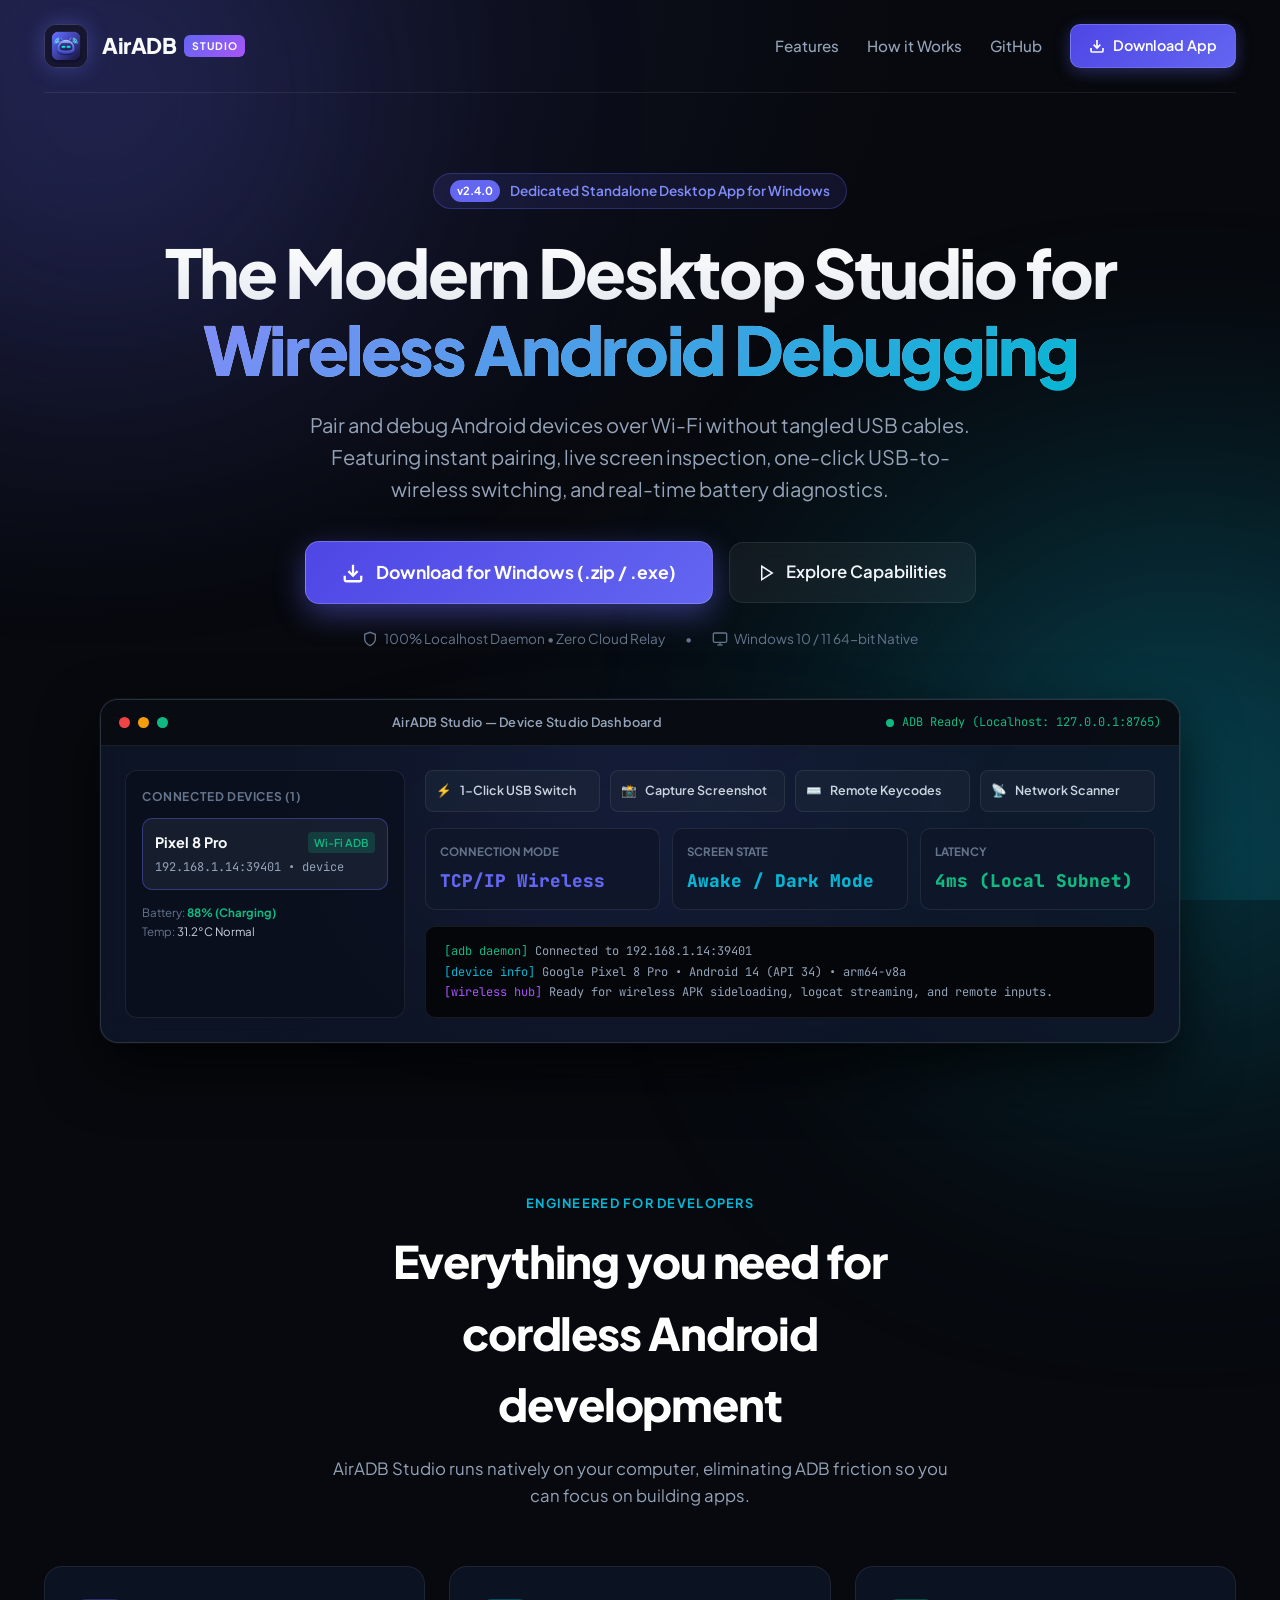
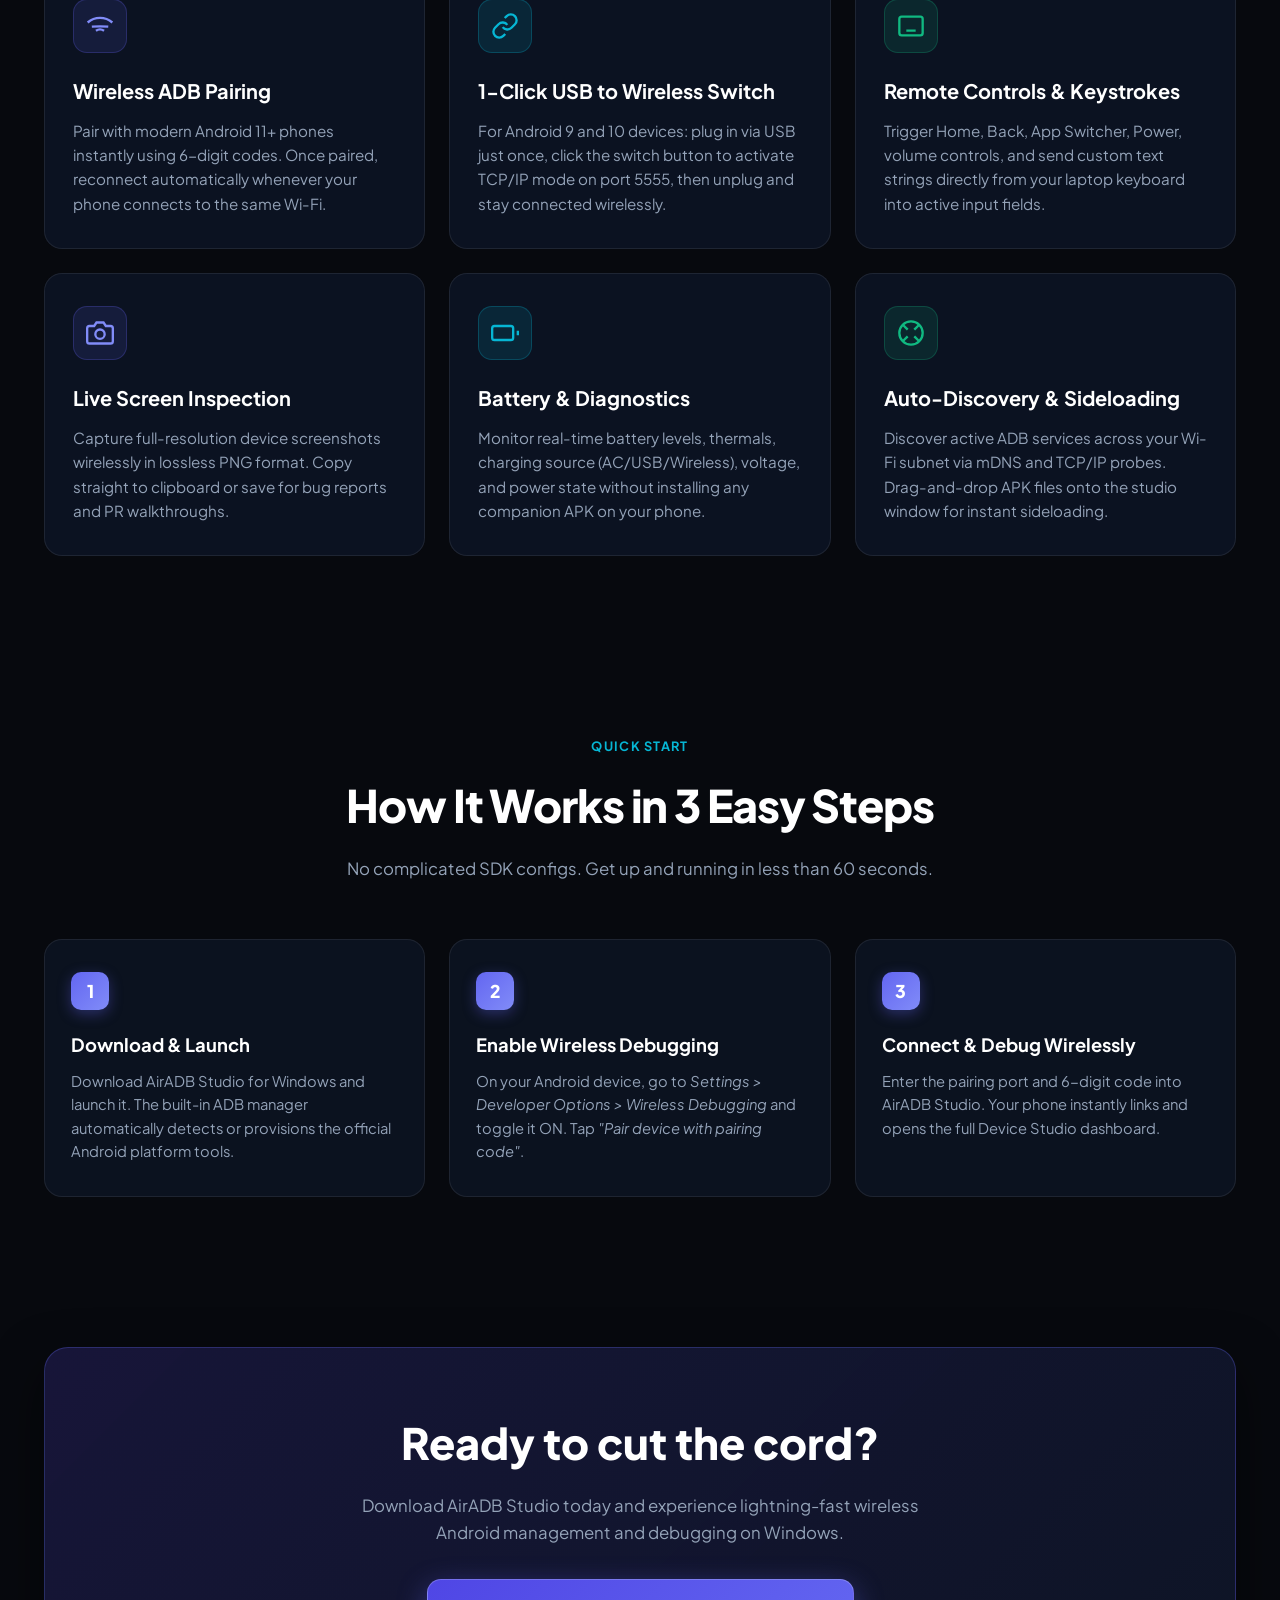
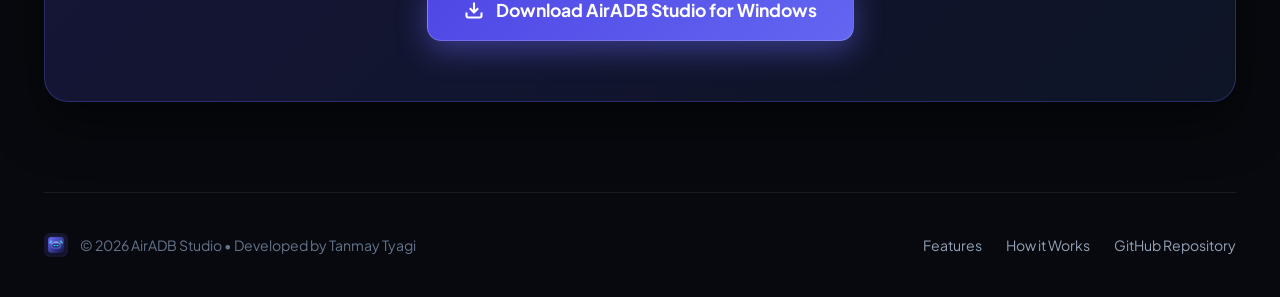
<file: public/index.html>
<!DOCTYPE html>
<html lang="en">
<head>
  <meta charset="UTF-8">
  <meta name="viewport" content="width=device-width, initial-scale=1.0">
  <title>AirADB Studio — Standalone Wireless Android Debugging for Desktop</title>
  <meta name="description" content="AirADB Studio is a modern standalone desktop app for Windows that effortlessly pairs, connects, manages, and debugs your Android devices completely wire-free with ADB.">
  <meta name="theme-color" content="#07090e">

  <!-- Icons -->
  <link rel="icon" type="image/jpeg" href="icon.jpg">
  <link rel="apple-touch-icon" href="icon.jpg">

  <!-- Typography -->
  <link rel="preconnect" href="https://fonts.googleapis.com">
  <link rel="preconnect" href="https://fonts.gstatic.com" crossorigin>
  <link href="https://fonts.googleapis.com/css2?family=Plus+Jakarta+Sans:wght@300;400;500;600;700;800&family=JetBrains+Mono:wght@400;500;600&display=swap" rel="stylesheet">
  
  <link rel="stylesheet" href="landing.css">

  <!-- Desktop App Wrapper Detection & Auto-Forwarding -->
  <script>
    (function() {
      // Check for desktop wrappers, URL query/hash params, and local desktop execution
      var urlParams = new URLSearchParams(window.location.search);
      var isDesktopParam = urlParams.get('app') === 'true' || 
                           urlParams.get('desktop') === '1' || 
                           urlParams.get('view') === 'app' || 
                           urlParams.get('view') === 'dashboard' || 
                           urlParams.get('mode') === 'desktop' || 
                           window.location.hash === '#/app' || 
                           window.location.hash === '#/dashboard' || 
                           window.location.pathname.startsWith('/dashboard');

      var isDesktopWrapper = window.isDesktopApp === true || 
                             typeof window.electron !== 'undefined' || 
                             typeof window.__TAURI__ !== 'undefined' || 
                             typeof window.pywebview !== 'undefined';

      var isLocalhost = (window.location.hostname === '127.0.0.1' || window.location.hostname === 'localhost') && 
                        (window.location.port === '8765');

      if (isDesktopParam || isDesktopWrapper) {
        window.location.replace('/app.html');
        return;
      }

      // If loaded over local desktop daemon port on localhost, verify with backend and auto-switch
      if (isLocalhost) {
        fetch('/api/status')
          .then(function(res) { return res.json(); })
          .then(function(data) {
            if (data && data.is_desktop) {
              window.location.replace('/app.html');
            }
          })
          .catch(function() {});
      }
    })();
  </script>
</head>
<body class="landing-page">
  <!-- Dynamic Glow FX -->
  <div class="ambient-glow glow-top-left"></div>
  <div class="ambient-glow glow-bottom-right"></div>

  <div class="lp-wrapper">
    <!-- Navigation Header -->
    <header class="lp-navbar">
      <a href="/" class="lp-brand">
        <img src="icon.jpg" alt="AirADB Studio Logo" class="lp-brand-logo">
        <div class="lp-brand-name">
          AirADB <span class="badge-tag">Studio</span>
        </div>
      </a>

      <nav class="lp-nav-links">
        <a href="#features" class="lp-nav-link">Features</a>
        <a href="#how-it-works" class="lp-nav-link">How it Works</a>
        <a href="https://github.com/tanmay4tyagi/airadb" target="_blank" rel="noopener noreferrer" class="lp-nav-link">GitHub</a>
        <a href="/downloads/AirADB-Studio-Windows.zip" class="lp-nav-cta" download>
          <svg width="16" height="16" viewBox="0 0 24 24" fill="none" stroke="currentColor" stroke-width="2.5">
            <path d="M21 15v4a2 2 0 0 1-2 2H5a2 2 0 0 1-2-2v-4"></path>
            <polyline points="7 10 12 15 17 10"></polyline>
            <line x1="12" y1="15" x2="12" y2="3"></line>
          </svg>
          <span>Download App</span>
        </a>
      </nav>
    </header>

    <!-- Hero Section -->
    <section class="lp-hero">
      <div class="hero-pill">
        <span class="hero-pill-badge">v2.4.0</span>
        <span>Dedicated Standalone Desktop App for Windows</span>
      </div>

      <h1 class="hero-title">
        The Modern Desktop Studio for <br>
        <span class="hero-title-highlight">Wireless Android Debugging</span>
      </h1>

      <p class="hero-subtitle">
        Pair and debug Android devices over Wi-Fi without tangled USB cables. Featuring instant pairing, live screen inspection, one-click USB-to-wireless switching, and real-time battery diagnostics.
      </p>

      <div class="hero-cta-group">
        <a href="/downloads/AirADB-Studio-Windows.zip" class="btn-hero-primary" download id="btnHeroDownload">
          <svg width="22" height="22" viewBox="0 0 24 24" fill="none" stroke="currentColor" stroke-width="2.5">
            <path d="M21 15v4a2 2 0 0 1-2 2H5a2 2 0 0 1-2-2v-4"></path>
            <polyline points="7 10 12 15 17 10"></polyline>
            <line x1="12" y1="15" x2="12" y2="3"></line>
          </svg>
          <span>Download for Windows (.zip / .exe)</span>
        </a>

        <a href="#features" class="btn-hero-secondary">
          <svg width="18" height="18" viewBox="0 0 24 24" fill="none" stroke="currentColor" stroke-width="2">
            <polygon points="5 3 19 12 5 21 5 3"></polygon>
          </svg>
          <span>Explore Capabilities</span>
        </a>
      </div>

      <div class="hero-meta">
        <div class="hero-meta-item">
          <svg width="16" height="16" viewBox="0 0 24 24" fill="none" stroke="currentColor" stroke-width="2">
            <path d="M12 22s8-4 8-10V5l-8-3-8 3v7c0 6 8 10 8 10z"/>
          </svg>
          <span>100% Localhost Daemon &bull; Zero Cloud Relay</span>
        </div>
        <span>&bull;</span>
        <div class="hero-meta-item">
          <svg width="16" height="16" viewBox="0 0 24 24" fill="none" stroke="currentColor" stroke-width="2">
            <rect x="2" y="3" width="20" height="14" rx="2" ry="2"></rect>
            <line x1="8" y1="21" x2="16" y2="21"></line>
            <line x1="12" y1="17" x2="12" y2="21"></line>
          </svg>
          <span>Windows 10 / 11 64-bit Native</span>
        </div>
      </div>

      <!-- App Window Mockup Preview -->
      <div class="hero-preview-container">
        <div class="preview-glow-halo"></div>
        <div class="window-mockup">
          <div class="mockup-titlebar">
            <div class="titlebar-dots">
              <span class="dot dot-red"></span>
              <span class="dot dot-yellow"></span>
              <span class="dot dot-green"></span>
            </div>
            <div class="titlebar-title">AirADB Studio &mdash; Device Studio Dashboard</div>
            <div class="titlebar-status">
              <span style="display:inline-block; width:8px; height:8px; border-radius:50%; background:#10b981;"></span>
              ADB Ready (Localhost: 127.0.0.1:8765)
            </div>
          </div>

          <div class="mockup-content">
            <div class="mockup-dashboard-grid">
              <!-- Mockup Sidebar -->
              <div class="mockup-sidebar">
                <div class="mockup-sidebar-header">Connected Devices (1)</div>
                <div class="mockup-device-card">
                  <div class="mockup-device-title">
                    <span>Pixel 8 Pro</span>
                    <span class="mockup-device-badge">Wi-Fi ADB</span>
                  </div>
                  <div class="mockup-device-ip">192.168.1.14:39401 &bull; device</div>
                </div>

                <div style="font-size: 0.72rem; color: var(--lp-text-dim); margin-top: 14px;">
                  Battery: <span style="color:#10b981; font-weight:700;">88% (Charging)</span><br>
                  Temp: <span style="color:#cbd5e1;">31.2&deg;C Normal</span>
                </div>
              </div>

              <!-- Mockup Main Panel -->
              <div class="mockup-main-panel">
                <div class="mockup-quick-actions">
                  <div class="mockup-action-btn">
                    <span>⚡</span> 1-Click USB Switch
                  </div>
                  <div class="mockup-action-btn">
                    <span>📸</span> Capture Screenshot
                  </div>
                  <div class="mockup-action-btn">
                    <span>⌨️</span> Remote Keycodes
                  </div>
                  <div class="mockup-action-btn">
                    <span>📡</span> Network Scanner
                  </div>
                </div>

                <div class="mockup-telemetry-row">
                  <div class="mockup-stat-card">
                    <div class="mockup-stat-label">Connection Mode</div>
                    <div class="mockup-stat-val" style="color: #6366f1; font-size:1.1rem;">TCP/IP Wireless</div>
                  </div>
                  <div class="mockup-stat-card">
                    <div class="mockup-stat-label">Screen State</div>
                    <div class="mockup-stat-val" style="color: #06b6d4; font-size:1.1rem;">Awake / Dark Mode</div>
                  </div>
                  <div class="mockup-stat-card">
                    <div class="mockup-stat-label">Latency</div>
                    <div class="mockup-stat-val" style="color: #10b981; font-size:1.1rem;">4ms (Local Subnet)</div>
                  </div>
                </div>

                <div class="mockup-terminal">
                  <div><span class="mockup-terminal-green">[adb daemon]</span> Connected to 192.168.1.14:39401</div>
                  <div><span class="mockup-terminal-cyan">[device info]</span> Google Pixel 8 Pro &bull; Android 14 (API 34) &bull; arm64-v8a</div>
                  <div><span class="mockup-terminal-purple">[wireless hub]</span> Ready for wireless APK sideloading, logcat streaming, and remote inputs.</div>
                </div>
              </div>
            </div>
          </div>
        </div>
      </div>
    </section>

    <!-- Feature Highlights Section -->
    <section id="features" class="lp-section">
      <div class="section-header">
        <span class="section-tag">Engineered for Developers</span>
        <h2 class="section-title">Everything you need for cordless Android development</h2>
        <p class="section-desc">AirADB Studio runs natively on your computer, eliminating ADB friction so you can focus on building apps.</p>
      </div>

      <div class="features-grid">
        <!-- Feature 1: Wireless Pairing -->
        <div class="feature-card">
          <div class="feature-icon-box">
            <svg width="28" height="28" viewBox="0 0 24 24" fill="none" stroke="currentColor" stroke-width="2">
              <path d="M5 12.55a11 1 0 0 1 14.08 0"></path>
              <path d="M1.42 9a16 16 0 0 1 21.16 0"></path>
              <path d="M8.53 16.11a6 6 0 0 1 6.95 0"></path>
              <line x1="12" y1="20" x2="12.01" y2="20" stroke-width="3"></line>
            </svg>
          </div>
          <h3 class="feature-title">Wireless ADB Pairing</h3>
          <p class="feature-desc">
            Pair with modern Android 11+ phones instantly using 6-digit codes. Once paired, reconnect automatically whenever your phone connects to the same Wi-Fi.
          </p>
        </div>

        <!-- Feature 2: 1-Click USB Switch -->
        <div class="feature-card feature-card-cyan">
          <div class="feature-icon-box">
            <svg width="28" height="28" viewBox="0 0 24 24" fill="none" stroke="currentColor" stroke-width="2">
              <path d="M10 13a5 5 0 0 0 7.54.54l3-3a5 5 0 0 0-7.07-7.07l-1.72 1.71"></path>
              <path d="M14 11a5 5 0 0 0-7.54-.54l-3 3a5 5 0 0 0 7.07 7.07l1.71-1.71"></path>
            </svg>
          </div>
          <h3 class="feature-title">1-Click USB to Wireless Switch</h3>
          <p class="feature-desc">
            For Android 9 and 10 devices: plug in via USB just once, click the switch button to activate TCP/IP mode on port 5555, then unplug and stay connected wirelessly.
          </p>
        </div>

        <!-- Feature 3: Remote Controls & Keycodes -->
        <div class="feature-card feature-card-green">
          <div class="feature-icon-box">
            <svg width="28" height="28" viewBox="0 0 24 24" fill="none" stroke="currentColor" stroke-width="2">
              <rect x="2" y="4" width="20" height="16" rx="2" ry="2"></rect>
              <line x1="6" y1="8" x2="6.01" y2="8" stroke-width="2.5"></line>
              <line x1="10" y1="8" x2="10.01" y2="8" stroke-width="2.5"></line>
              <line x1="14" y1="8" x2="14.01" y2="8" stroke-width="2.5"></line>
              <line x1="18" y1="8" x2="18.01" y2="8" stroke-width="2.5"></line>
              <line x1="6" y1="12" x2="6.01" y2="12" stroke-width="2.5"></line>
              <line x1="18" y1="12" x2="18.01" y2="12" stroke-width="2.5"></line>
              <line x1="8" y1="16" x2="16" y2="16"></line>
            </svg>
          </div>
          <h3 class="feature-title">Remote Controls &amp; Keystrokes</h3>
          <p class="feature-desc">
            Trigger Home, Back, App Switcher, Power, volume controls, and send custom text strings directly from your laptop keyboard into active input fields.
          </p>
        </div>

        <!-- Feature 4: Live Screen Inspection -->
        <div class="feature-card">
          <div class="feature-icon-box">
            <svg width="28" height="28" viewBox="0 0 24 24" fill="none" stroke="currentColor" stroke-width="2">
              <path d="M23 19a2 2 0 0 1-2 2H3a2 2 0 0 1-2-2V8a2 2 0 0 1 2-2h4l2-3h6l2 3h4a2 2 0 0 1 2 2z"></path>
              <circle cx="12" cy="13" r="4"></circle>
            </svg>
          </div>
          <h3 class="feature-title">Live Screen Inspection</h3>
          <p class="feature-desc">
            Capture full-resolution device screenshots wirelessly in lossless PNG format. Copy straight to clipboard or save for bug reports and PR walkthroughs.
          </p>
        </div>

        <!-- Feature 5: Battery & Hardware Telemetry -->
        <div class="feature-card feature-card-cyan">
          <div class="feature-icon-box">
            <svg width="28" height="28" viewBox="0 0 24 24" fill="none" stroke="currentColor" stroke-width="2">
              <rect x="1" y="6" width="18" height="12" rx="2" ry="2"></rect>
              <line x1="23" y1="10" x2="23" y2="14"></line>
            </svg>
          </div>
          <h3 class="feature-title">Battery &amp; Diagnostics</h3>
          <p class="feature-desc">
            Monitor real-time battery levels, thermals, charging source (AC/USB/Wireless), voltage, and power state without installing any companion APK on your phone.
          </p>
        </div>

        <!-- Feature 6: Network Scanner & Sideloading -->
        <div class="feature-card feature-card-green">
          <div class="feature-icon-box">
            <svg width="28" height="28" viewBox="0 0 24 24" fill="none" stroke="currentColor" stroke-width="2">
              <circle cx="12" cy="12" r="10"></circle>
              <path d="m4.93 4.93 4.24 4.24"></path>
              <path d="m14.83 9.17 4.24-4.24"></path>
              <path d="m14.83 14.83 4.24 4.24"></path>
              <path d="m9.17 14.83-4.24 4.24"></path>
            </svg>
          </div>
          <h3 class="feature-title">Auto-Discovery &amp; Sideloading</h3>
          <p class="feature-desc">
            Discover active ADB services across your Wi-Fi subnet via mDNS and TCP/IP probes. Drag-and-drop APK files onto the studio window for instant sideloading.
          </p>
        </div>
      </div>
    </section>

    <!-- How It Works Section -->
    <section id="how-it-works" class="lp-section">
      <div class="section-header">
        <span class="section-tag">Quick Start</span>
        <h2 class="section-title">How It Works in 3 Easy Steps</h2>
        <p class="section-desc">No complicated SDK configs. Get up and running in less than 60 seconds.</p>
      </div>

      <div class="how-it-works-grid">
        <div class="step-card">
          <div class="step-number-badge">1</div>
          <h3 class="step-title">Download &amp; Launch</h3>
          <p class="step-desc">
            Download AirADB Studio for Windows and launch it. The built-in ADB manager automatically detects or provisions the official Android platform tools.
          </p>
        </div>

        <div class="step-card">
          <div class="step-number-badge">2</div>
          <h3 class="step-title">Enable Wireless Debugging</h3>
          <p class="step-desc">
            On your Android device, go to <em>Settings &gt; Developer Options &gt; Wireless Debugging</em> and toggle it ON. Tap <em>"Pair device with pairing code"</em>.
          </p>
        </div>

        <div class="step-card">
          <div class="step-number-badge">3</div>
          <h3 class="step-title">Connect &amp; Debug Wirelessly</h3>
          <p class="step-desc">
            Enter the pairing port and 6-digit code into AirADB Studio. Your phone instantly links and opens the full Device Studio dashboard.
          </p>
        </div>
      </div>
    </section>

    <!-- Bottom Download CTA Banner -->
    <div class="lp-cta-banner">
      <h2 class="banner-title">Ready to cut the cord?</h2>
      <p class="banner-desc">
        Download AirADB Studio today and experience lightning-fast wireless Android management and debugging on Windows.
      </p>
      <a href="/downloads/AirADB-Studio-Windows.zip" class="btn-hero-primary" download>
        <svg width="20" height="20" viewBox="0 0 24 24" fill="none" stroke="currentColor" stroke-width="2.5">
          <path d="M21 15v4a2 2 0 0 1-2 2H5a2 2 0 0 1-2-2v-4"></path>
          <polyline points="7 10 12 15 17 10"></polyline>
          <line x1="12" y1="15" x2="12" y2="3"></line>
        </svg>
        <span>Download AirADB Studio for Windows</span>
      </a>
    </div>

    <!-- Footer -->
    <footer class="lp-footer">
      <div class="footer-left">
        <img src="icon.jpg" alt="Logo" style="width:24px; height:24px; border-radius:6px;">
        <span>&copy; 2026 AirADB Studio &bull; Developed by Tanmay Tyagi</span>
      </div>
      <div class="footer-links">
        <a href="#features" class="footer-link">Features</a>
        <a href="#how-it-works" class="footer-link">How it Works</a>
        <a href="https://github.com/tanmay4tyagi/airadb" target="_blank" rel="noopener noreferrer" class="footer-link">GitHub Repository</a>
      </div>
    </footer>
  </div>
</body>
</html>
</file>
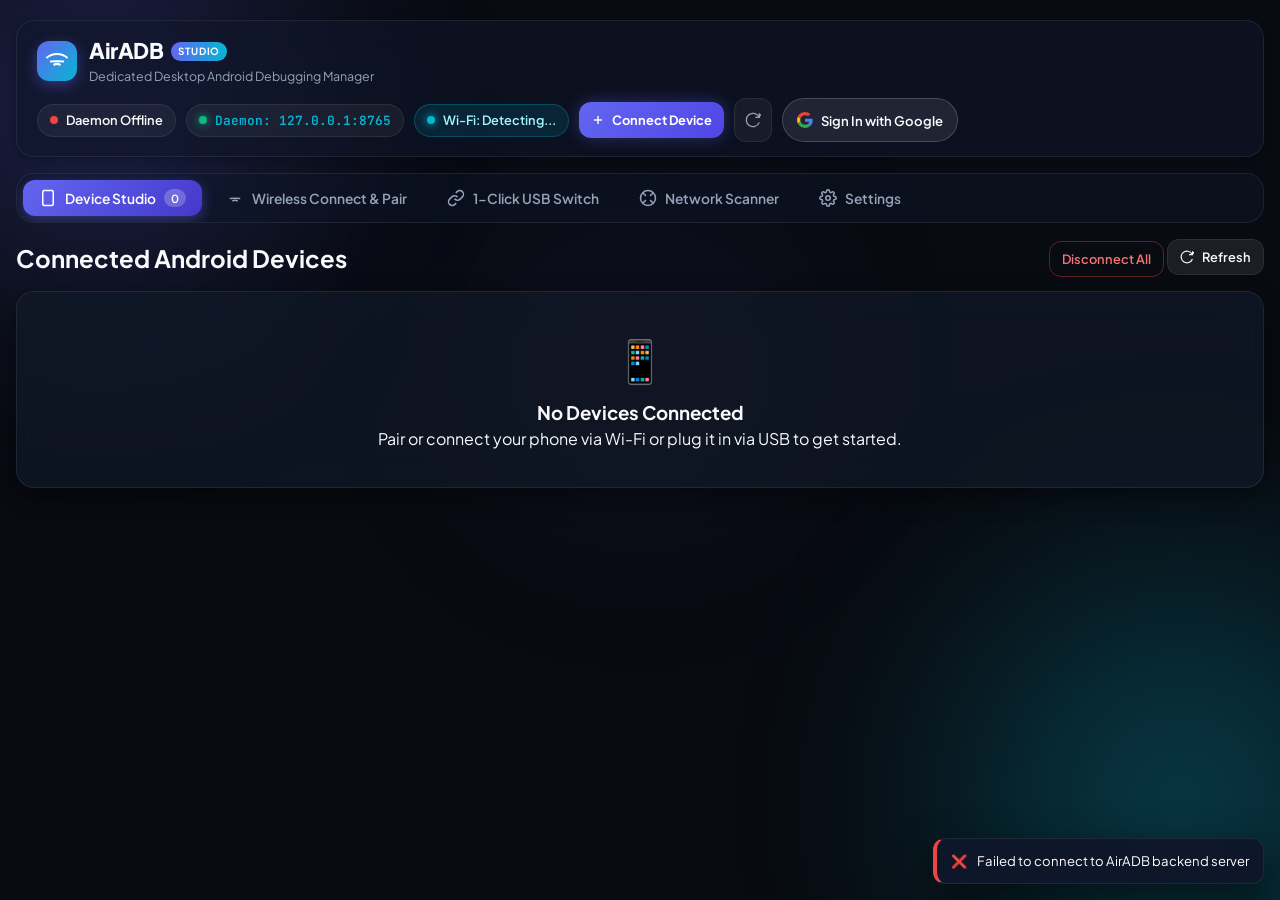
<file: public/app.html>
<!DOCTYPE html>
<html lang="en">
<head>
  <meta charset="UTF-8">
  <meta name="viewport" content="width=device-width, initial-scale=1.0, maximum-scale=1.0, user-scalable=no">
  <title>AirADB Studio — Standalone Desktop ADB Manager</title>
  <meta name="description" content="Dedicated standalone desktop manager for wireless Android ADB debugging.">
  <meta name="theme-color" content="#080b11">
  <meta name="apple-mobile-web-app-capable" content="yes">
  <meta name="apple-mobile-web-app-status-bar-style" content="black-translucent">
  
  <link rel="manifest" href="manifest.json">
  <link rel="icon" type="image/jpeg" href="icon.jpg">
  <link rel="apple-touch-icon" href="icon.jpg">

  <link rel="preconnect" href="https://fonts.googleapis.com">
  <link rel="preconnect" href="https://fonts.gstatic.com" crossorigin>
  <link href="https://fonts.googleapis.com/css2?family=Plus+Jakarta+Sans:wght@300;400;500;600;700;800&family=JetBrains+Mono:wght@400;500;600&display=swap" rel="stylesheet">
  <link rel="stylesheet" href="style.css">
  <script>
    // Explicit Desktop App Environment Flag
    window.isDesktopApp = true;
  </script>
</head>
<body class="dark-theme">
  <!-- Background Glow FX -->
  <div class="glow-sphere glow-1"></div>
  <div class="glow-sphere glow-2"></div>
  <div class="glow-sphere glow-3"></div>

  <div class="app-container">
    <!-- Top Navigation Header -->
    <header class="app-header">
      <div class="brand">
        <div class="brand-icon">
          <svg width="24" height="24" viewBox="0 0 24 24" fill="none" stroke="currentColor" stroke-width="2">
            <path d="M5 12.55a11 1 0 0 1 14.08 0"></path>
            <path d="M1.42 9a16 16 0 0 1 21.16 0"></path>
            <path d="M8.53 16.11a6 6 0 0 1 6.95 0"></path>
            <line x1="12" y1="20" x2="12.01" y2="20" stroke-width="3"></line>
          </svg>
        </div>
        <div class="brand-text">
          <h1>AirADB <span class="badge-studio">STUDIO</span></h1>
          <p class="tagline">Dedicated Desktop Android Debugging Manager</p>
        </div>
      </div>

      <div class="header-status">
        <div id="adbStatusBadge" class="status-pill status-checking">
          <span class="status-dot"></span>
          <span id="adbStatusText">Checking ADB...</span>
        </div>
        <div id="hostIpBadge" class="status-pill status-ip" title="Connected to Local ADB Daemon (127.0.0.1:8765)">
          <span class="status-dot status-dot-green"></span>
          <span id="hostIpText">Daemon: 127.0.0.1:8765</span>
        </div>
        <div id="wifiIpBadge" class="status-pill status-wifi" title="Active Local Wi-Fi / Subnet">
          <span class="status-dot status-dot-cyan"></span>
          <span id="wifiIpText">Wi-Fi: Detecting...</span>
        </div>
        <button id="btnHeaderConnect" class="btn btn-primary btn-sm" title="Pair or Connect Device">
          <svg width="14" height="14" viewBox="0 0 24 24" fill="none" stroke="currentColor" stroke-width="2.5">
            <line x1="12" y1="5" x2="12" y2="19"></line>
            <line x1="5" y1="12" x2="19" y2="12"></line>
          </svg>
          <span>Connect Device</span>
        </button>
        <button id="btnRefreshDevices" class="btn btn-icon" title="Refresh Devices">
          <svg width="16" height="16" viewBox="0 0 24 24" fill="none" stroke="currentColor" stroke-width="2">
            <path d="M21.5 2v6h-6M21.34 15.57a10 10 0 1 1-.57-8.38l5.67-5.67"/>
          </svg>
        </button>

        <!-- Google Sign-In / Account Profile -->
        <div id="googleAuthContainer" class="google-auth-container">
          <button id="btnGoogleSignIn" class="btn btn-google-auth" title="Sign In with Google">
            <svg class="google-icon" width="16" height="16" viewBox="0 0 48 48">
              <path fill="#EA4335" d="M24 9.5c3.54 0 6.71 1.22 9.21 3.6l6.85-6.85C35.9 2.38 30.47 0 24 0 14.62 0 6.51 5.38 2.56 13.22l7.98 6.19C12.43 13.72 17.74 9.5 24 9.5z"/>
              <path fill="#4285F4" d="M46.98 24.55c0-1.57-.15-3.09-.38-4.55H24v9.02h12.94c-.58 2.96-2.26 5.48-4.78 7.18l7.73 6c4.51-4.18 7.09-10.36 7.09-17.65z"/>
              <path fill="#FBBC05" d="M10.53 28.59c-.48-1.45-.76-2.99-.76-4.59s.27-3.14.76-4.59l-7.98-6.19C.92 16.46 0 20.12 0 24c0 3.88.92 7.54 2.56 10.79l7.97-6.2z"/>
              <path fill="#34A853" d="M24 48c6.48 0 11.93-2.13 15.89-5.81l-7.73-6c-2.15 1.45-4.92 2.3-8.16 2.3-6.26 0-11.57-4.22-13.47-9.91l-7.98 6.19C6.51 42.62 14.62 48 24 48z"/>
            </svg>
            <span>Sign In with Google</span>
          </button>

          <div id="userProfileBadge" class="user-profile-badge hidden">
            <div id="userAvatar" class="user-avatar">G</div>
            <div class="user-meta">
              <span id="userName" class="user-name">Developer</span>
              <span id="userEmail" class="user-email-sub">Synced</span>
            </div>
            <button id="btnSignOut" class="btn-sign-out" title="Sign Out">✕</button>
          </div>
        </div>
      </div>
    </header>

    <!-- ADB Missing Banner -->
    <div id="adbMissingBanner" class="alert-banner hidden">
      <div class="alert-icon">⚠️</div>
      <div class="alert-content">
        <h4>Android Platform-Tools (ADB) Not Detected</h4>
        <p>AirADB can automatically download and configure Google's official Android Platform-Tools for you with one click.</p>
      </div>
      <button id="btnAutoInstallAdb" class="btn btn-primary btn-glow">
        <svg width="16" height="16" viewBox="0 0 24 24" fill="none" stroke="currentColor" stroke-width="2">
          <path d="M21 15v4a2 2 0 0 1-2 2H5a2 2 0 0 1-2-2v-4"></path>
          <polyline points="7 10 12 15 17 10"></polyline>
          <line x1="12" y1="15" x2="12" y2="3"></line>
        </svg>
        Auto-Download ADB
      </button>
    </div>

    <!-- Main Navigation Tabs -->
    <nav class="nav-tabs">
      <button class="nav-tab active" data-tab="tab-devices">
        <svg width="18" height="18" viewBox="0 0 24 24" fill="none" stroke="currentColor" stroke-width="2">
          <rect x="5" y="2" width="14" height="20" rx="2" ry="2"></rect>
          <line x1="12" y1="18" x2="12.01" y2="18"></line>
        </svg>
        Device Studio <span id="deviceCountBadge" class="count-pill">0</span>
      </button>
      <button class="nav-tab" data-tab="tab-pairing">
        <svg width="18" height="18" viewBox="0 0 24 24" fill="none" stroke="currentColor" stroke-width="2">
          <path d="M5 12.55a11 1 0 0 1 14.08 0"></path>
          <path d="M8.53 16.11a6 6 0 0 1 6.95 0"></path>
          <line x1="12" y1="20" x2="12.01" y2="20" stroke-width="2.5"></line>
        </svg>
        Wireless Connect &amp; Pair
      </button>
      <button class="nav-tab" data-tab="tab-usb">
        <svg width="18" height="18" viewBox="0 0 24 24" fill="none" stroke="currentColor" stroke-width="2">
          <path d="M10 13a5 5 0 0 0 7.54.54l3-3a5 5 0 0 0-7.07-7.07l-1.72 1.71"></path>
          <path d="M14 11a5 5 0 0 0-7.54-.54l-3 3a5 5 0 0 0 7.07 7.07l1.71-1.71"></path>
        </svg>
        1-Click USB Switch
      </button>
      <button class="nav-tab" data-tab="tab-scanner">
        <svg width="18" height="18" viewBox="0 0 24 24" fill="none" stroke="currentColor" stroke-width="2">
          <circle cx="12" cy="12" r="10"></circle>
          <path d="m4.93 4.93 4.24 4.24"></path>
          <path d="m14.83 9.17 4.24-4.24"></path>
          <path d="m14.83 14.83 4.24 4.24"></path>
          <path d="m9.17 14.83-4.24 4.24"></path>
        </svg>
        Network Scanner
      </button>
      <button class="nav-tab" data-tab="tab-settings">
        <svg width="18" height="18" viewBox="0 0 24 24" fill="none" stroke="currentColor" stroke-width="2">
          <circle cx="12" cy="12" r="3"></circle>
          <path d="M19.4 15a1.65 1.65 0 0 0 .33 1.82l.06.06a2 2 0 0 1 0 2.83 2 2 0 0 1-2.83 0l-.06-.06a1.65 1.65 0 0 0-1.82-.33 1.65 1.65 0 0 0-1 1.51V21a2 2 0 0 1-2 2 2 2 0 0 1-2-2v-.09A1.65 1.65 0 0 0 9 19.4a1.65 1.65 0 0 0-1.82.33l-.06.06a2 2 0 0 1-2.83 0 2 2 0 0 1 0-2.83l.06-.06a1.65 1.65 0 0 0 .33-1.82 1.65 1.65 0 0 0-1.51-1H3a2 2 0 0 1-2-2 2 2 0 0 1 2-2h.09A1.65 1.65 0 0 0 4.6 9a1.65 1.65 0 0 0-.33-1.82l-.06-.06a2 2 0 0 1 0-2.83 2 2 0 0 1 2.83 0l.06.06a1.65 1.65 0 0 0 1.82.33H9a1.65 1.65 0 0 0 1-1.51V3a2 2 0 0 1 2-2 2 2 0 0 1 2 2v.09a1.65 1.65 0 0 0 1 1.51 1.65 1.65 0 0 0 1.82-.33l.06-.06a2 2 0 0 1 2.83 0 2 2 0 0 1 0 2.83l-.06.06a1.65 1.65 0 0 0-.33 1.82V9a1.65 1.65 0 0 0 1.51 1H21a2 2 0 0 1 2 2 2 2 0 0 1-2 2h-.09a1.65 1.65 0 0 0-1.51 1z"/>
        </svg>
        Settings
      </button>
    </nav>

    <!-- Main Tab Content Area -->
    <main class="main-content">

      <!-- ================= TAB 1: DEVICE STUDIO (DEFAULT STARTUP VIEW) ================= -->
      <section id="tab-devices" class="tab-pane active">
        <div class="studio-layout">
          
          <!-- Connected Devices List -->
          <div class="devices-section">
            <div class="section-title-bar">
              <h2>Connected Android Devices</h2>
              <div class="btn-group">
                <button id="btnDisconnectAll" class="btn btn-outline-danger btn-sm">Disconnect All</button>
                <button id="btnStudioRefresh" class="btn btn-secondary btn-sm">
                  <svg width="14" height="14" viewBox="0 0 24 24" fill="none" stroke="currentColor" stroke-width="2">
                    <path d="M21.5 2v6h-6M21.34 15.57a10 10 0 1 1-.57-8.38l5.67-5.67"/>
                  </svg>
                  Refresh
                </button>
              </div>
            </div>

            <div id="devicesContainer" class="devices-grid">
              <div class="empty-state-card glass-panel">
                <div class="empty-icon">📱</div>
                <h3>No Devices Connected</h3>
                <p>Pair or connect your phone via Wi-Fi or plug it in via USB to get started.</p>
              </div>
            </div>
          </div>

          <!-- Active Device Control Center (Tools & Inspection) -->
          <div id="deviceControlCenter" class="card glass-panel control-center hidden">
            <div class="control-header">
              <div class="active-device-info">
                <h3 id="activeDeviceTitle">Device Tools</h3>
                <span id="activeDeviceSerial" class="code-pill">--</span>
              </div>
              <div class="control-tabs">
                <button class="ctrl-subtab active" data-subtab="subtab-screen">Screen Capture</button>
                <button class="ctrl-subtab" data-subtab="subtab-logcat">Wireless Logcat</button>
                <button class="ctrl-subtab" data-subtab="subtab-apk">Install APK</button>
                <button class="ctrl-subtab" data-subtab="subtab-controls">Remote Controls</button>
                <button class="ctrl-subtab" data-subtab="subtab-battery">🔋 Battery &amp; Telemetry</button>
              </div>
            </div>

            <!-- Subtab 1: Screenshot -->
            <div id="subtab-screen" class="subtab-pane active">
              <div class="screenshot-studio">
                <div class="screenshot-toolbar">
                  <button id="btnTakeScreenshot" class="btn btn-primary btn-sm">
                    <svg width="14" height="14" viewBox="0 0 24 24" fill="none" stroke="currentColor" stroke-width="2">
                      <path d="M23 19a2 2 0 0 1-2 2H3a2 2 0 0 1-2-2V8a2 2 0 0 1 2-2h4l2-3h6l2 3h4a2 2 0 0 1 2 2z"></path>
                      <circle cx="12" cy="13" r="4"></circle>
                    </svg>
                    Capture Screenshot
                  </button>
                  <button id="btnDownloadScreenshot" class="btn btn-secondary btn-sm" disabled>Download PNG</button>
                  <button id="btnCopyScreenshot" class="btn btn-secondary btn-sm" disabled>Copy to Clipboard</button>
                </div>
                <div class="screenshot-viewer-frame">
                  <img id="screenshotImg" alt="Phone Screen" class="hidden">
                  <div id="screenshotPlaceholder" class="screenshot-placeholder">
                    <span>Click "Capture Screenshot" to view phone screen</span>
                  </div>
                </div>
              </div>
            </div>

            <!-- Subtab 2: Logcat -->
            <div id="subtab-logcat" class="subtab-pane">
              <div class="logcat-studio">
                <div class="logcat-toolbar">
                  <input type="text" id="logcatSearch" placeholder="Filter logs (e.g. ActivityManager, error, MyApp)...">
                  <select id="logcatLinesSelect" class="custom-select">
                    <option value="100">100 lines</option>
                    <option value="250" selected>250 lines</option>
                    <option value="500">500 lines</option>
                  </select>
                  <button id="btnFetchLogcat" class="btn btn-primary btn-sm">Fetch Logs</button>
                  <button id="btnClearLogcat" class="btn btn-secondary btn-sm">Clear</button>
                </div>
                <div id="logcatOutput" class="logcat-console">
                  <div class="log-line info">Click "Fetch Logs" to stream wireless ADB logcat from device...</div>
                </div>
              </div>
            </div>

            <!-- Subtab 3: APK Sideload -->
            <div id="subtab-apk" class="subtab-pane">
              <div class="apk-dropzone" id="apkDropzone">
                <div class="drop-icon">📦</div>
                <h3>Drag &amp; Drop APK File Here</h3>
                <p>or click to select an .apk from your computer</p>
                <input type="file" id="apkFileInput" accept=".apk" class="hidden">
                <button id="btnSelectApk" class="btn btn-secondary btn-sm mt-2">Browse Files</button>
                <div id="apkInstallStatus" class="apk-status mt-3 hidden"></div>
              </div>
            </div>

            <!-- Subtab 4: Remote Controls -->
            <div id="subtab-controls" class="subtab-pane">
              <div class="remote-grid">
                <!-- Media Controls -->
                <div class="remote-btn-group">
                  <h4>🎵 Media Playback</h4>
                  <div class="btn-cluster">
                    <button class="btn btn-control btn-media" data-key="88" title="Previous Track (KEYCODE_MEDIA_PREVIOUS)">⏮️ Prev</button>
                    <button class="btn btn-control btn-media btn-primary-control" data-key="85" title="Play / Pause (KEYCODE_MEDIA_PLAY_PAUSE)">⏯️ Play / Pause</button>
                    <button class="btn btn-control btn-media" data-key="87" title="Next Track (KEYCODE_MEDIA_NEXT)">⏭️ Next</button>
                    <button class="btn btn-control btn-media" data-key="164" title="Mute Toggle (KEYCODE_VOLUME_MUTE)">🔇 Mute</button>
                  </div>
                </div>

                <!-- Navigation -->
                <div class="remote-btn-group">
                  <h4>🧭 Navigation</h4>
                  <div class="btn-cluster">
                    <button class="btn btn-control" data-key="3">🏠 Home</button>
                    <button class="btn btn-control" data-key="4">◀ Back</button>
                    <button class="btn btn-control" data-key="187">📑 Recent Apps</button>
                  </div>
                </div>

                <!-- System Keys -->
                <div class="remote-btn-group">
                  <h4>⚡ System &amp; Settings</h4>
                  <div class="btn-cluster">
                    <button class="btn btn-control" data-key="26">⚡ Power / Sleep</button>
                    <button class="btn btn-control" data-key="24">🔊 Vol Up</button>
                    <button class="btn btn-control" data-key="25">🔉 Vol Down</button>
                    <button class="btn btn-control" data-cmd="am start -a android.settings.APPLICATION_DEVELOPMENT_SETTINGS">⚡ Dev Options</button>
                    <button class="btn btn-control" data-cmd="am start -a android.settings.SETTINGS">⚙️ Settings</button>
                  </div>
                </div>

                <!-- Hardware & Display Utilities -->
                <div class="remote-btn-group span-2">
                  <h4>🖥️ Hardware &amp; Display Utilities</h4>
                  <div class="util-row">
                    <div class="util-item">
                      <label for="selectScreenTimeout">Screen Timeout:</label>
                      <div class="util-input-combo">
                        <select id="selectScreenTimeout" class="custom-select">
                          <option value="15000">15 seconds</option>
                          <option value="30000" selected>30 seconds</option>
                          <option value="60000">1 minute</option>
                          <option value="300000">5 minutes</option>
                          <option value="600000">10 minutes</option>
                          <option value="1800000">30 minutes</option>
                          <option value="stayon">⚡ Keep Awake (While Charging)</option>
                        </select>
                        <button id="btnApplyScreenTimeout" class="btn btn-secondary btn-sm">Apply</button>
                      </div>
                    </div>

                    <div class="util-item">
                      <label>Dark Mode (Night Mode):</label>
                      <div class="btn-group-segmented">
                        <button id="btnDarkModeOn" class="btn btn-secondary btn-sm" title="Enable Dark Mode">🌙 Dark Mode</button>
                        <button id="btnDarkModeOff" class="btn btn-secondary btn-sm" title="Enable Light Mode">☀️ Light Mode</button>
                      </div>
                    </div>
                  </div>
                </div>

                <!-- Quick Send Text Input -->
                <div class="remote-btn-group span-2">
                  <h4>⌨️ Quick Send Text to Phone</h4>
                  <p class="field-hint" style="margin-bottom: 6px;">Types text directly into whichever input field is currently active on your phone screen.</p>
                  <div class="shell-input-row">
                    <input type="text" id="inputQuickText" placeholder="Type text to send to phone (e.g. WiFi password, URL, test data)...">
                    <button id="btnSendQuickText" class="btn btn-primary btn-sm">Send Text</button>
                  </div>
                </div>

                <!-- Custom Shell Command -->
                <div class="remote-btn-group span-2">
                  <h4>💻 Custom Shell Command</h4>
                  <div class="shell-input-row">
                    <input type="text" id="customShellCmd" placeholder="e.g. input text 'hello' or dumpsys battery">
                    <button id="btnRunShell" class="btn btn-primary btn-sm">Run</button>
                  </div>
                  <pre id="shellOutput" class="shell-console hidden"></pre>
                </div>
              </div>
            </div>

            <!-- Subtab 5: Device Info & Battery -->
            <div id="subtab-battery" class="subtab-pane">
              <div class="battery-studio">
                <div class="battery-top-bar">
                  <div>
                    <h3>🔋 Battery &amp; Thermal Telemetry</h3>
                    <p class="card-desc" style="margin-bottom: 0;">Live hardware telemetry polled directly from Android's battery service.</p>
                  </div>
                  <div style="display: flex; gap: 8px; align-items: center;">
                    <button id="btnRefreshBattery" class="btn btn-secondary btn-sm">
                      <svg width="14" height="14" viewBox="0 0 24 24" fill="none" stroke="currentColor" stroke-width="2">
                        <path d="M21.5 2v6h-6M21.34 15.57a10 10 0 1 1-.57-8.38l5.67-5.67"/>
                      </svg>
                      Refresh
                    </button>
                  </div>
                </div>

                <div class="battery-dashboard-grid">
                  <!-- Main Battery Gauge Card -->
                  <div class="battery-gauge-card glass-panel">
                    <div class="gauge-header">
                      <span class="gauge-label">Battery Level</span>
                      <span id="batteryStatusPill" class="status-pill status-ready">Checking...</span>
                    </div>
                    <div class="gauge-main">
                      <div id="batteryPercentText" class="battery-percent-display">--%</div>
                      <div class="battery-bar-container">
                        <div id="batteryBarFill" class="battery-bar-fill" style="width: 0%;"></div>
                      </div>
                    </div>
                    <div class="gauge-footer">
                      <span id="batteryPowerSourceText">Power Source: Detecting...</span>
                    </div>
                  </div>

                  <!-- Telemetry Metrics Grid -->
                  <div class="battery-metrics-grid">
                    <div class="metric-card glass-panel">
                      <div class="metric-icon">🌡️</div>
                      <div class="metric-data">
                        <span class="metric-label">Thermal Temperature</span>
                        <strong id="metricTempText" class="metric-value">-- °C</strong>
                        <span id="metricTempSub" class="metric-sub">-- °F</span>
                      </div>
                    </div>

                    <div class="metric-card glass-panel">
                      <div class="metric-icon">🩺</div>
                      <div class="metric-data">
                        <span class="metric-label">Battery Health</span>
                        <strong id="metricHealthText" class="metric-value">--</strong>
                        <span class="metric-sub">Hardware Health State</span>
                      </div>
                    </div>

                    <div class="metric-card glass-panel">
                      <div class="metric-icon">⚡</div>
                      <div class="metric-data">
                        <span class="metric-label">Voltage</span>
                        <strong id="metricVoltageText" class="metric-value">-- V</strong>
                        <span class="metric-sub">Cell Output</span>
                      </div>
                    </div>

                    <div class="metric-card glass-panel">
                      <div class="metric-icon">🧪</div>
                      <div class="metric-data">
                        <span class="metric-label">Technology</span>
                        <strong id="metricTechText" class="metric-value">--</strong>
                        <span class="metric-sub">Battery Chemistry</span>
                      </div>
                    </div>
                  </div>
                </div>
              </div>
            </div>

          </div>

        </div>
      </section>

      <!-- ================= TAB 2: WIRELESS CONNECT & PAIR ================= -->
      <section id="tab-pairing" class="tab-pane">
        <div class="grid-2col">
          
          <!-- Left: Pairing & Connect Form -->
          <div class="card glass-panel">
            <div class="card-header">
              <div class="card-title-group">
                <span class="step-badge">Step 1</span>
                <h3>Pair Device (Android 11+)</h3>
              </div>
            </div>
            
            <p class="card-desc">
              On your phone, open <strong>Developer Options &gt; Wireless debugging &gt; Pair device with pairing code</strong>.
            </p>

            <form id="pairForm" class="form-flow">
              <div class="form-row">
                <div class="form-group flex-2">
                  <label for="pairIpPort">Phone IP &amp; Pairing Port</label>
                  <div class="input-wrapper">
                    <svg width="16" height="16" viewBox="0 0 24 24" fill="none" stroke="currentColor" stroke-width="2">
                      <rect x="2" y="2" width="20" height="8" rx="2" ry="2"></rect>
                      <rect x="2" y="14" width="20" height="8" rx="2" ry="2"></rect>
                    </svg>
                    <input type="text" id="pairIpPort" placeholder="e.g. 192.168.1.5:37123" required autocomplete="off">
                  </div>
                  <span class="field-hint">Shown in the pairing popup under "IP address &amp; Port"</span>
                </div>

                <div class="form-group flex-1">
                  <label for="pairCode">6-Digit Code</label>
                  <div class="input-wrapper">
                    <svg width="16" height="16" viewBox="0 0 24 24" fill="none" stroke="currentColor" stroke-width="2">
                      <rect x="3" y="11" width="18" height="11" rx="2" ry="2"></rect>
                      <path d="M7 11V7a5 5 0 0 1 10 0v4"></path>
                    </svg>
                    <input type="text" id="pairCode" placeholder="482194" maxlength="6" pattern="[0-9]{6}" required autocomplete="off">
                  </div>
                  <span class="field-hint">6-digit pairing code</span>
                </div>
              </div>

              <div class="form-group">
                <label for="pairNickname">Device Nickname (Optional)</label>
                <div class="input-wrapper">
                  <input type="text" id="pairNickname" placeholder="e.g. Pixel 8 / Samsung S24">
                </div>
              </div>

              <button type="submit" id="btnPairSubmit" class="btn btn-primary btn-block">
                <svg width="18" height="18" viewBox="0 0 24 24" fill="none" stroke="currentColor" stroke-width="2">
                  <path d="M5 12.55a11 1 0 0 1 14.08 0"></path>
                  <path d="M8.53 16.11a6 6 0 0 1 6.95 0"></path>
                  <line x1="12" y1="20" x2="12.01" y2="20" stroke-width="2.5"></line>
                </svg>
                Pair Device
              </button>
            </form>

            <div class="divider"><span>AND THEN</span></div>

            <div class="card-title-group mb-3">
              <span class="step-badge step-2">Step 2</span>
              <h3>Connect Device</h3>
            </div>
            <p class="card-desc">
              Look at the main <strong>Wireless debugging</strong> screen (outside the pairing dialog) for the connection port.
            </p>

            <form id="connectForm" class="form-flow">
              <div class="form-row">
                <div class="form-group flex-2">
                  <label for="connectIpPort">IP address &amp; Connection Port</label>
                  <div class="input-wrapper">
                    <svg width="16" height="16" viewBox="0 0 24 24" fill="none" stroke="currentColor" stroke-width="2">
                      <circle cx="12" cy="12" r="10"></circle>
                      <line x1="2" y1="12" x2="22" y2="12"></line>
                    </svg>
                    <input type="text" id="connectIpPort" placeholder="e.g. 192.168.1.5:41235 (or :5555)" required autocomplete="off">
                  </div>
                  <span class="field-hint">Shown under "IP address &amp; Port" on main Wireless Debugging screen</span>
                </div>

                <div class="form-group flex-1 align-end">
                  <button type="submit" id="btnConnectSubmit" class="btn btn-accent btn-block">
                    <svg width="16" height="16" viewBox="0 0 24 24" fill="none" stroke="currentColor" stroke-width="2">
                      <polyline points="20 6 9 17 4 12"></polyline>
                    </svg>
                    Connect
                  </button>
                </div>
              </div>
            </form>

            <!-- Quick Auto Sequence Button -->
            <div class="auto-sequence-card">
              <div class="auto-seq-text">
                <strong>💡 Quick Sequence:</strong> If your pairing port and connection port match, use:
              </div>
              <button id="btnPairAndConnectAll" class="btn btn-secondary btn-sm">
                Pair &amp; Connect Together
              </button>
            </div>
          </div>

          <!-- Right: Desktop Wireless Tips & Saved Devices -->
          <div class="side-col">
            <div class="card glass-panel guide-card">
              <div class="card-header">
                <h3>💡 Wireless ADB Tips</h3>
                <span class="info-pill">Local Wi-Fi</span>
              </div>
              <div class="guide-steps">
                <div class="guide-step">
                  <div class="step-num">1</div>
                  <div class="step-detail">
                    <strong>Same Wi-Fi Network:</strong>
                    <p>Make sure this computer and your Android phone are connected to the same Wi-Fi router or subnet.</p>
                  </div>
                </div>
                <div class="guide-step">
                  <div class="step-num">2</div>
                  <div class="step-detail">
                    <strong>Enable Wireless Debugging:</strong>
                    <p>On phone: <em>Settings &gt; Developer Options &gt; Wireless debugging</em> (toggle ON).</p>
                  </div>
                </div>
                <div class="guide-step">
                  <div class="step-num">3</div>
                  <div class="step-detail">
                    <strong>Port &amp; 6-Digit Code:</strong>
                    <p>Tap <em>"Pair device with pairing code"</em>. Type the port and code on the left to pair instantly.</p>
                  </div>
                </div>
              </div>
            </div>

            <!-- Recent History -->
            <div class="card glass-panel history-card">
              <div class="card-header">
                <h3>🕒 Saved / Recent Devices</h3>
                <span class="card-subtext">Click to quick-fill</span>
              </div>
              <div id="historyList" class="history-list">
                <div class="empty-hint">No saved devices yet. Connect a device to save it here!</div>
              </div>
            </div>
          </div>

        </div>
      </section>

      <!-- ================= TAB 3: 1-CLICK USB SWITCH ================= -->
      <section id="tab-usb" class="tab-pane">
        <div class="card glass-panel usb-switch-card">
          <div class="usb-header">
            <div class="usb-icon-badge">
              <svg width="32" height="32" viewBox="0 0 24 24" fill="none" stroke="currentColor" stroke-width="2">
                <path d="M10 13a5 5 0 0 0 7.54.54l3-3a5 5 0 0 0-7.07-7.07l-1.72 1.71"></path>
                <path d="M14 11a5 5 0 0 0-7.54-.54l-3 3a5 5 0 0 0 7.07 7.07l1.71-1.71"></path>
              </svg>
            </div>
            <div>
              <h2>1-Click USB to Wireless ADB Switch</h2>
              <p class="card-desc">
                Ideal for all Android versions (Android 9, 10, 11, 12, 13, 14, 15). Plug your phone into the PC with a USB cable just once — AirADB will read its Wi-Fi IP, enable TCP/IP mode on port 5555, and connect wirelessly. Then you can unplug the cable!
              </p>
            </div>
          </div>

          <div class="usb-steps-container">
            <div class="usb-step-box">
              <div class="usb-step-icon">🔌</div>
              <h4>1. Plug In USB</h4>
              <p>Connect phone via USB cable and allow USB Debugging prompt on phone.</p>
            </div>
            <div class="usb-arrow">➔</div>
            <div class="usb-step-box">
              <div class="usb-step-icon">⚡</div>
              <h4>2. Click Switch</h4>
              <p>AirADB configures wireless mode and connects over Wi-Fi automatically.</p>
            </div>
            <div class="usb-arrow">➔</div>
            <div class="usb-step-box">
              <div class="usb-step-icon">🚀</div>
              <h4>3. Unplug &amp; Enjoy</h4>
              <p>Disconnect the USB cable. Your phone remains connected wirelessly!</p>
            </div>
          </div>

          <div class="usb-action-box">
            <div id="usbDetectedContainer">
              <div class="usb-detected-pill">
                <span class="dot-indicator"></span>
                <span id="usbDetectedLabel">Scanning for USB devices...</span>
              </div>
            </div>

            <button id="btnSwitchUsbToWifi" class="btn btn-primary btn-lg btn-glow">
              <svg width="20" height="20" viewBox="0 0 24 24" fill="none" stroke="currentColor" stroke-width="2">
                <path d="M13 2L3 14h9l-1 8 10-12h-9l1-8z"></path>
              </svg>
              Convert to Wireless ADB Now
            </button>
          </div>
        </div>
      </section>

      <!-- ================= TAB 4: NETWORK SCANNER ================= -->
      <section id="tab-scanner" class="tab-pane">
        <div class="card glass-panel scanner-card">
          <div class="card-header">
            <div>
              <h2>Local Wi-Fi Subnet &amp; mDNS Scanner</h2>
              <p class="card-desc">
                Scan your local network to discover any Android devices currently listening for ADB wireless connections.
              </p>
            </div>
            <button id="btnStartScan" class="btn btn-primary btn-glow">
              <svg width="16" height="16" viewBox="0 0 24 24" fill="none" stroke="currentColor" stroke-width="2">
                <circle cx="12" cy="12" r="10"></circle>
                <path d="m4.93 4.93 4.24 4.24"></path>
                <path d="m14.83 9.17 4.24-4.24"></path>
              </svg>
              Scan Network Now
            </button>
          </div>

          <div id="scanLoading" class="scan-loading hidden">
            <div class="spinner"></div>
            <span>Scanning subnet on port 5555 and mDNS services...</span>
          </div>

          <div id="scanResults" class="scan-results-grid">
            <div class="empty-hint">Click "Scan Network Now" to search for Android devices on your local Wi-Fi.</div>
          </div>
        </div>
      </section>

      <!-- ================= TAB 5: ADB SETTINGS ================= -->
      <section id="tab-settings" class="tab-pane">
        <div class="card glass-panel settings-card">
          <h2>ADB Daemon &amp; Server Settings</h2>
          <p class="card-desc">Diagnostic details and server controls for Android Debug Bridge.</p>

          <div class="settings-list">
            <div class="settings-item">
              <div class="settings-info">
                <strong>ADB Executable Path</strong>
                <span id="settingsAdbPath" class="settings-subtext">Checking...</span>
              </div>
              <button id="btnReinstallAdb" class="btn btn-secondary btn-sm">Re-download Official ADB</button>
            </div>

            <div class="settings-item">
              <div class="settings-info">
                <strong>ADB Daemon Version</strong>
                <span id="settingsAdbVersion" class="settings-subtext">Checking...</span>
              </div>
              <button id="btnRestartAdb" class="btn btn-outline-warning btn-sm">Restart ADB Daemon</button>
            </div>

            <div class="settings-item">
              <div class="settings-info">
                <strong>Wi-Fi Troubleshooting Tips</strong>
                <span class="settings-subtext">
                  • Ensure PC and Phone are on the same Wi-Fi router frequency (2.4GHz/5GHz).<br>
                  • Disable <em>"AP Isolation"</em> / <em>"Client Isolation"</em> in router settings if connection fails.<br>
                  • If IP changes frequently, assign a static DHCP lease to your phone in your router settings.
                </span>
              </div>
            </div>
          </div>
        </div>
      </section>

    </main>

    <!-- Google Sign-In Modal -->
    <div id="googleAuthModal" class="modal-overlay hidden">
      <div class="modal-card glass-panel" style="max-width: 440px;">
        <div class="modal-header">
          <div style="display: flex; align-items: center; gap: 10px;">
            <svg width="22" height="22" viewBox="0 0 48 48">
              <path fill="#EA4335" d="M24 9.5c3.54 0 6.71 1.22 9.21 3.6l6.85-6.85C35.9 2.38 30.47 0 24 0 14.62 0 6.51 5.38 2.56 13.22l7.98 6.19C12.43 13.72 17.74 9.5 24 9.5z"/>
              <path fill="#4285F4" d="M46.98 24.55c0-1.57-.15-3.09-.38-4.55H24v9.02h12.94c-.58 2.96-2.26 5.48-4.78 7.18l7.73 6c4.51-4.18 7.09-10.36 7.09-17.65z"/>
              <path fill="#FBBC05" d="M10.53 28.59c-.48-1.45-.76-2.99-.76-4.59s.27-3.14.76-4.59l-7.98-6.19C.92 16.46 0 20.12 0 24c0 3.88.92 7.54 2.56 10.79l7.97-6.2z"/>
              <path fill="#34A853" d="M24 48c6.48 0 11.93-2.13 15.89-5.81l-7.73-6c-2.15 1.45-4.92 2.3-8.16 2.3-6.26 0-11.57-4.22-13.47-9.91l-7.98 6.19C6.51 42.62 14.62 48 24 48z"/>
            </svg>
            <h3 style="margin: 0; font-size: 1.15rem;">Sign in with Google</h3>
          </div>
          <button id="btnCloseGoogleModal" class="btn-icon">✕</button>
        </div>
        <div class="modal-body" style="padding: 20px 24px;">
          <p style="color: var(--text-muted); font-size: 0.85rem; margin-bottom: 18px; line-height: 1.45;">
            Sign in with your Google account to sync your paired Android devices, logcat history, and device telemetry presets.
          </p>

          <div style="display: flex; flex-direction: column; gap: 14px;">
            <!-- Fast 1-Click Google Profile -->
            <button id="btnQuickGoogleSignIn" class="google-account-select-btn">
              <div class="g-account-avatar">G</div>
              <div class="g-account-info">
                <strong>Continue as Google Developer</strong>
                <span>developer.airadb@gmail.com</span>
              </div>
              <span class="g-badge">1-Click</span>
            </button>

            <div style="display: flex; align-items: center; gap: 10px; margin: 4px 0;">
              <div style="flex: 1; height: 1px; background: var(--border-color);"></div>
              <span style="font-size: 0.72rem; color: var(--text-muted); text-transform: uppercase;">or sign in with your email</span>
              <div style="flex: 1; height: 1px; background: var(--border-color);"></div>
            </div>

            <div>
              <label style="font-size: 0.78rem; font-weight: 600; color: #cbd5e1; display: block; margin-bottom: 6px;">Your Name</label>
              <input id="inputGoogleName" type="text" placeholder="e.g. Tanmay Tyagi" style="width: 100%; background: rgba(15,23,42,0.8); border: 1px solid var(--border-color); border-radius: 8px; padding: 10px 14px; color: #fff; font-size: 0.9rem;">
            </div>

            <div>
              <label style="font-size: 0.78rem; font-weight: 600; color: #cbd5e1; display: block; margin-bottom: 6px;">Google Email</label>
              <input id="inputGoogleEmail" type="email" placeholder="tanmay@gmail.com" style="width: 100%; background: rgba(15,23,42,0.8); border: 1px solid var(--border-color); border-radius: 8px; padding: 10px 14px; color: #fff; font-size: 0.9rem;">
            </div>

            <button id="btnSubmitCustomGoogleAuth" class="btn btn-primary btn-block btn-glow" style="margin-top: 4px;">
              Sign In with Google Account
            </button>
          </div>
        </div>
      </div>
    </div>

    <!-- Toast Notification Overlay -->
    <div id="toastContainer" class="toast-container"></div>
  </div>

  <script src="app.js"></script>
</body>
</html>
</file>
<file: public/landing.css>
/* ==========================================================================
   AirADB Studio - Landing Page Design System
   Aesthetic: Ultra-modern Dark Theme, Raycast & Linear Developer Tool Polish
   ========================================================================== */

:root {
  --font-sans: 'Plus Jakarta Sans', -apple-system, BlinkMacSystemFont, 'Segoe UI', Roboto, sans-serif;
  --font-code: 'JetBrains Mono', monospace;

  --lp-bg: #07090e;
  --lp-surface: rgba(15, 23, 42, 0.72);
  --lp-surface-hover: rgba(30, 41, 59, 0.85);
  --lp-border: rgba(255, 255, 255, 0.08);
  --lp-border-hover: rgba(99, 102, 241, 0.4);
  --lp-glow: rgba(99, 102, 241, 0.25);

  --lp-primary: #6366f1;
  --lp-primary-bright: #818cf8;
  --lp-accent: #06b6d4;
  --lp-success: #10b981;
  
  --lp-text: #f8fafc;
  --lp-text-muted: #94a3b8;
  --lp-text-dim: #64748b;
}

* {
  margin: 0;
  padding: 0;
  box-sizing: border-box;
}

body.landing-page {
  font-family: var(--font-sans);
  background-color: var(--lp-bg);
  color: var(--lp-text);
  min-height: 100vh;
  overflow-x: hidden;
  line-height: 1.6;
  position: relative;
  background-image: 
    radial-gradient(at 0% 0%, rgba(99, 102, 241, 0.15) 0px, transparent 50%),
    radial-gradient(at 100% 100%, rgba(6, 182, 212, 0.12) 0px, transparent 50%);
  background-attachment: fixed;
}

/* Ambient dynamic backdrops */
.ambient-glow {
  position: fixed;
  border-radius: 50%;
  filter: blur(140px);
  pointer-events: none;
  z-index: 0;
  opacity: 0.5;
}

.glow-top-left {
  width: 600px;
  height: 600px;
  background: radial-gradient(circle, #6366f1 0%, transparent 70%);
  top: -200px;
  left: -200px;
}

.glow-bottom-right {
  width: 700px;
  height: 700px;
  background: radial-gradient(circle, #06b6d4 0%, transparent 70%);
  bottom: -250px;
  right: -250px;
}

/* Container */
.lp-wrapper {
  position: relative;
  z-index: 1;
  max-width: 1240px;
  margin: 0 auto;
  padding: 0 24px;
}

/* Header / Navbar */
.lp-navbar {
  display: flex;
  align-items: center;
  justify-content: space-between;
  padding: 24px 0;
  border-bottom: 1px solid var(--lp-border);
}

.lp-brand {
  display: flex;
  align-items: center;
  gap: 14px;
  text-decoration: none;
  color: inherit;
}

.lp-brand-logo {
  width: 44px;
  height: 44px;
  border-radius: 12px;
  object-fit: cover;
  box-shadow: 0 0 20px rgba(99, 102, 241, 0.4);
  border: 1px solid rgba(255, 255, 255, 0.12);
}

.lp-brand-name {
  font-size: 1.35rem;
  font-weight: 800;
  letter-spacing: -0.02em;
  display: flex;
  align-items: center;
  gap: 8px;
}

.badge-tag {
  font-size: 0.65rem;
  font-weight: 700;
  letter-spacing: 0.08em;
  background: linear-gradient(135deg, #6366f1, #a855f7);
  color: #fff;
  padding: 3px 8px;
  border-radius: 6px;
  text-transform: uppercase;
}

.lp-nav-links {
  display: flex;
  align-items: center;
  gap: 28px;
}

.lp-nav-link {
  color: var(--lp-text-muted);
  text-decoration: none;
  font-size: 0.95rem;
  font-weight: 500;
  transition: color 0.2s ease;
}

.lp-nav-link:hover {
  color: var(--lp-text);
}

.lp-nav-cta {
  background: linear-gradient(135deg, #4f46e5 0%, #6366f1 100%);
  color: #fff;
  padding: 9px 18px;
  border-radius: 10px;
  font-size: 0.9rem;
  font-weight: 600;
  text-decoration: none;
  display: inline-flex;
  align-items: center;
  gap: 8px;
  box-shadow: 0 4px 16px rgba(99, 102, 241, 0.35);
  transition: all 0.2s ease;
  border: 1px solid rgba(255, 255, 255, 0.15);
}

.lp-nav-cta:hover {
  transform: translateY(-1px);
  box-shadow: 0 6px 20px rgba(99, 102, 241, 0.55);
}

/* Hero Section */
.lp-hero {
  padding: 80px 0 60px;
  text-align: center;
  position: relative;
}

.hero-pill {
  display: inline-flex;
  align-items: center;
  gap: 10px;
  padding: 6px 16px;
  border-radius: 9999px;
  background: rgba(99, 102, 241, 0.12);
  border: 1px solid rgba(99, 102, 241, 0.3);
  font-size: 0.85rem;
  font-weight: 600;
  color: var(--lp-primary-bright);
  margin-bottom: 24px;
}

.hero-pill-badge {
  background: #6366f1;
  color: #fff;
  font-size: 0.7rem;
  padding: 2px 7px;
  border-radius: 9999px;
  font-weight: 700;
}

.hero-title {
  font-size: clamp(2.4rem, 5.5vw, 4.2rem);
  font-weight: 800;
  letter-spacing: -0.035em;
  line-height: 1.15;
  margin-bottom: 22px;
  background: linear-gradient(180deg, #ffffff 0%, #cbd5e1 100%);
  -webkit-background-clip: text;
  -webkit-text-fill-color: transparent;
}

.hero-title-highlight {
  background: linear-gradient(135deg, #818cf8 0%, #06b6d4 100%);
  -webkit-background-clip: text;
  -webkit-text-fill-color: transparent;
}

.hero-subtitle {
  font-size: clamp(1.05rem, 2vw, 1.25rem);
  color: var(--lp-text-muted);
  max-width: 680px;
  margin: 0 auto 36px;
  line-height: 1.6;
}

.hero-cta-group {
  display: flex;
  align-items: center;
  justify-content: center;
  gap: 16px;
  flex-wrap: wrap;
  margin-bottom: 24px;
}

.btn-hero-primary {
  display: inline-flex;
  align-items: center;
  gap: 12px;
  background: linear-gradient(135deg, #4f46e5 0%, #6366f1 100%);
  color: #ffffff;
  padding: 16px 36px;
  border-radius: 14px;
  font-size: 1.1rem;
  font-weight: 700;
  text-decoration: none;
  box-shadow: 0 10px 30px rgba(99, 102, 241, 0.45);
  border: 1px solid rgba(255, 255, 255, 0.2);
  transition: all 0.25s cubic-bezier(0.4, 0, 0.2, 1);
}

.btn-hero-primary:hover {
  transform: translateY(-2px) scale(1.02);
  box-shadow: 0 14px 40px rgba(99, 102, 241, 0.65);
}

.btn-hero-secondary {
  display: inline-flex;
  align-items: center;
  gap: 10px;
  background: rgba(255, 255, 255, 0.05);
  color: #f1f5f9;
  padding: 16px 28px;
  border-radius: 14px;
  font-size: 1.05rem;
  font-weight: 600;
  text-decoration: none;
  border: 1px solid var(--lp-border);
  backdrop-filter: blur(12px);
  transition: all 0.2s ease;
}

.btn-hero-secondary:hover {
  background: rgba(255, 255, 255, 0.1);
  border-color: rgba(255, 255, 255, 0.2);
  transform: translateY(-2px);
}

.hero-meta {
  display: flex;
  align-items: center;
  justify-content: center;
  gap: 20px;
  font-size: 0.85rem;
  color: var(--lp-text-dim);
}

.hero-meta-item {
  display: inline-flex;
  align-items: center;
  gap: 6px;
}

/* App Window Mockup Preview */
.hero-preview-container {
  margin: 50px auto 0;
  max-width: 1080px;
  position: relative;
}

.preview-glow-halo {
  position: absolute;
  top: 10%;
  left: 10%;
  width: 80%;
  height: 80%;
  background: radial-gradient(ellipse at center, rgba(99, 102, 241, 0.25) 0%, transparent 70%);
  filter: blur(60px);
  z-index: 0;
}

.window-mockup {
  position: relative;
  z-index: 1;
  background: rgba(15, 23, 42, 0.85);
  border: 1px solid rgba(255, 255, 255, 0.12);
  border-radius: 18px;
  box-shadow: 0 25px 60px rgba(0, 0, 0, 0.7), 0 0 0 1px rgba(255, 255, 255, 0.05);
  backdrop-filter: blur(20px);
  overflow: hidden;
}

.mockup-titlebar {
  background: rgba(8, 11, 17, 0.9);
  padding: 12px 18px;
  border-bottom: 1px solid var(--lp-border);
  display: flex;
  align-items: center;
  justify-content: space-between;
}

.titlebar-dots {
  display: flex;
  gap: 8px;
}

.dot {
  width: 11px;
  height: 11px;
  border-radius: 50%;
}
.dot-red { background: #ef4444; }
.dot-yellow { background: #f59e0b; }
.dot-green { background: #10b981; }

.titlebar-title {
  font-size: 0.8rem;
  font-weight: 600;
  color: var(--lp-text-muted);
  letter-spacing: 0.02em;
}

.titlebar-status {
  display: flex;
  align-items: center;
  gap: 8px;
  font-size: 0.75rem;
  color: var(--lp-success);
  font-family: var(--font-code);
}

.mockup-content {
  padding: 24px;
  background: radial-gradient(circle at 50% 0%, rgba(99, 102, 241, 0.08) 0%, transparent 60%);
}

.mockup-dashboard-grid {
  display: grid;
  grid-template-columns: 280px 1fr;
  gap: 20px;
  text-align: left;
}

.mockup-sidebar {
  background: rgba(10, 15, 28, 0.7);
  border: 1px solid var(--lp-border);
  border-radius: 12px;
  padding: 16px;
}

.mockup-sidebar-header {
  font-size: 0.75rem;
  text-transform: uppercase;
  font-weight: 700;
  color: var(--lp-text-dim);
  margin-bottom: 12px;
  letter-spacing: 0.05em;
}

.mockup-device-card {
  background: rgba(30, 41, 59, 0.6);
  border: 1px solid rgba(99, 102, 241, 0.4);
  border-radius: 10px;
  padding: 12px;
  margin-bottom: 10px;
}

.mockup-device-title {
  font-weight: 700;
  font-size: 0.9rem;
  display: flex;
  align-items: center;
  justify-content: space-between;
  margin-bottom: 4px;
}

.mockup-device-badge {
  font-size: 0.68rem;
  background: rgba(16, 185, 129, 0.2);
  color: #10b981;
  padding: 2px 6px;
  border-radius: 4px;
  font-weight: 600;
}

.mockup-device-ip {
  font-family: var(--font-code);
  font-size: 0.75rem;
  color: var(--lp-text-muted);
}

.mockup-main-panel {
  display: flex;
  flex-direction: column;
  gap: 16px;
}

.mockup-quick-actions {
  display: grid;
  grid-template-columns: repeat(4, 1fr);
  gap: 10px;
}

.mockup-action-btn {
  background: rgba(30, 41, 59, 0.5);
  border: 1px solid var(--lp-border);
  border-radius: 8px;
  padding: 10px;
  font-size: 0.78rem;
  font-weight: 600;
  color: #cbd5e1;
  display: flex;
  align-items: center;
  gap: 8px;
}

.mockup-telemetry-row {
  display: grid;
  grid-template-columns: repeat(3, 1fr);
  gap: 12px;
}

.mockup-stat-card {
  background: rgba(15, 23, 42, 0.8);
  border: 1px solid var(--lp-border);
  border-radius: 10px;
  padding: 14px;
}

.mockup-stat-label {
  font-size: 0.72rem;
  color: var(--lp-text-dim);
  text-transform: uppercase;
  font-weight: 700;
  margin-bottom: 6px;
}

.mockup-stat-val {
  font-size: 1.25rem;
  font-weight: 800;
  color: #fff;
  font-family: var(--font-code);
}

.mockup-terminal {
  background: #04060a;
  border: 1px solid rgba(255, 255, 255, 0.08);
  border-radius: 10px;
  padding: 14px 18px;
  font-family: var(--font-code);
  font-size: 0.75rem;
  color: #94a3b8;
  line-height: 1.7;
}

.mockup-terminal-green { color: #10b981; }
.mockup-terminal-cyan { color: #06b6d4; }
.mockup-terminal-purple { color: #a855f7; }

/* Features Section */
.lp-section {
  padding: 90px 0;
  position: relative;
}

.section-header {
  text-align: center;
  max-width: 640px;
  margin: 0 auto 56px;
}

.section-tag {
  font-size: 0.8rem;
  font-weight: 700;
  text-transform: uppercase;
  color: var(--lp-accent);
  letter-spacing: 0.1em;
  margin-bottom: 12px;
  display: block;
}

.section-title {
  font-size: clamp(2rem, 3.5vw, 2.8rem);
  font-weight: 800;
  letter-spacing: -0.025em;
  color: #ffffff;
  margin-bottom: 16px;
}

.section-desc {
  font-size: 1.05rem;
  color: var(--lp-text-muted);
}

.features-grid {
  display: grid;
  grid-template-columns: repeat(auto-fit, minmax(340px, 1fr));
  gap: 24px;
}

.feature-card {
  background: var(--lp-surface);
  border: 1px solid var(--lp-border);
  border-radius: 18px;
  padding: 32px 28px;
  backdrop-filter: blur(16px);
  transition: all 0.3s cubic-bezier(0.4, 0, 0.2, 1);
  position: relative;
  overflow: hidden;
}

.feature-card::before {
  content: '';
  position: absolute;
  top: 0;
  left: 0;
  right: 0;
  height: 2px;
  background: linear-gradient(90deg, transparent, rgba(99, 102, 241, 0.5), transparent);
  opacity: 0;
  transition: opacity 0.3s ease;
}

.feature-card:hover {
  transform: translateY(-4px);
  border-color: var(--lp-border-hover);
  box-shadow: 0 16px 36px rgba(0, 0, 0, 0.4), 0 0 25px var(--lp-glow);
}

.feature-card:hover::before {
  opacity: 1;
}

.feature-icon-box {
  width: 54px;
  height: 54px;
  border-radius: 14px;
  background: rgba(99, 102, 241, 0.12);
  border: 1px solid rgba(99, 102, 241, 0.25);
  display: flex;
  align-items: center;
  justify-content: center;
  margin-bottom: 22px;
  color: var(--lp-primary-bright);
}

.feature-card-cyan .feature-icon-box {
  background: rgba(6, 182, 212, 0.12);
  border-color: rgba(6, 182, 212, 0.25);
  color: var(--lp-accent);
}

.feature-card-green .feature-icon-box {
  background: rgba(16, 185, 129, 0.12);
  border-color: rgba(16, 185, 129, 0.25);
  color: var(--lp-success);
}

.feature-title {
  font-size: 1.25rem;
  font-weight: 700;
  color: #fff;
  margin-bottom: 12px;
}

.feature-desc {
  font-size: 0.95rem;
  color: var(--lp-text-muted);
  line-height: 1.6;
}

/* How It Works (3 Steps) */
.how-it-works-grid {
  display: grid;
  grid-template-columns: repeat(3, 1fr);
  gap: 24px;
  position: relative;
}

.step-card {
  background: rgba(15, 23, 42, 0.65);
  border: 1px solid var(--lp-border);
  border-radius: 18px;
  padding: 32px 26px;
  position: relative;
}

.step-number-badge {
  width: 38px;
  height: 38px;
  border-radius: 10px;
  background: linear-gradient(135deg, #6366f1, #818cf8);
  color: #fff;
  font-weight: 800;
  font-size: 1.1rem;
  display: flex;
  align-items: center;
  justify-content: center;
  margin-bottom: 20px;
  box-shadow: 0 4px 14px rgba(99, 102, 241, 0.35);
}

.step-title {
  font-size: 1.15rem;
  font-weight: 700;
  color: #fff;
  margin-bottom: 10px;
}

.step-desc {
  font-size: 0.92rem;
  color: var(--lp-text-muted);
  line-height: 1.6;
}

/* Download CTA Banner */
.lp-cta-banner {
  margin: 60px 0 90px;
  padding: 60px 40px;
  border-radius: 24px;
  background: linear-gradient(135deg, rgba(30, 27, 75, 0.7) 0%, rgba(15, 23, 42, 0.85) 100%);
  border: 1px solid rgba(99, 102, 241, 0.3);
  text-align: center;
  position: relative;
  overflow: hidden;
  box-shadow: 0 20px 50px rgba(0, 0, 0, 0.5);
}

.banner-title {
  font-size: clamp(2rem, 3.5vw, 2.7rem);
  font-weight: 800;
  color: #fff;
  margin-bottom: 16px;
}

.banner-desc {
  font-size: 1.05rem;
  color: var(--lp-text-muted);
  max-width: 580px;
  margin: 0 auto 32px;
}

/* Footer */
.lp-footer {
  border-top: 1px solid var(--lp-border);
  padding: 40px 0;
  display: flex;
  align-items: center;
  justify-content: space-between;
  flex-wrap: wrap;
  gap: 20px;
  color: var(--lp-text-dim);
  font-size: 0.88rem;
}

.footer-left {
  display: flex;
  align-items: center;
  gap: 12px;
}

.footer-links {
  display: flex;
  gap: 24px;
}

.footer-link {
  color: var(--lp-text-muted);
  text-decoration: none;
  transition: color 0.2s;
}

.footer-link:hover {
  color: var(--lp-text);
}

@media (max-width: 900px) {
  .mockup-dashboard-grid {
    grid-template-columns: 1fr;
  }
  .how-it-works-grid {
    grid-template-columns: 1fr;
  }
  .mockup-quick-actions {
    grid-template-columns: repeat(2, 1fr);
  }
}
</file>
<file: public/style.css>
/* ==========================================================================
   AirADB Studio - Modern Dark Theme & Glassmorphism Design System
   Cross-Platform Desktop & Mobile Responsive UI
   ========================================================================== */

:root {
  --font-main: 'Plus Jakarta Sans', -apple-system, BlinkMacSystemFont, 'Segoe UI', Roboto, sans-serif;
  --font-mono: 'JetBrains Mono', monospace;

  /* Color Palette */
  --bg-base: #080b11;
  --bg-surface: rgba(17, 24, 39, 0.75);
  --bg-surface-hover: rgba(30, 41, 59, 0.85);
  --bg-card: rgba(15, 23, 42, 0.65);
  --bg-glass: rgba(255, 255, 255, 0.03);

  --border-color: rgba(255, 255, 255, 0.08);
  --border-glow: rgba(99, 102, 241, 0.35);
  --border-accent: rgba(6, 182, 212, 0.4);

  --primary: #6366f1;
  --primary-hover: #4f46e5;
  --primary-glow: rgba(99, 102, 241, 0.4);

  --accent: #06b6d4;
  --accent-hover: #0891b2;

  --success: #10b981;
  --success-glow: rgba(16, 185, 129, 0.3);

  --warning: #f59e0b;
  --warning-glow: rgba(245, 158, 11, 0.3);

  --danger: #ef4444;
  --danger-glow: rgba(239, 68, 68, 0.3);

  --text-main: #f8fafc;
  --text-muted: #94a3b8;
  --text-dim: #64748b;

  --radius-sm: 8px;
  --radius-md: 12px;
  --radius-lg: 18px;
  --radius-xl: 24px;
  --radius-pill: 9999px;

  --shadow-sm: 0 2px 8px rgba(0, 0, 0, 0.3);
  --shadow-md: 0 8px 24px rgba(0, 0, 0, 0.45);
  --shadow-lg: 0 16px 40px rgba(0, 0, 0, 0.6);
  --shadow-glow: 0 0 25px rgba(99, 102, 241, 0.25);
}

* {
  margin: 0;
  padding: 0;
  box-sizing: border-box;
  -webkit-tap-highlight-color: transparent;
}

body {
  font-family: var(--font-main);
  background-color: var(--bg-base);
  color: var(--text-main);
  min-height: 100vh;
  overflow-x: hidden;
  line-height: 1.5;
  position: relative;
}

/* Ambient Glow Spheres */
.glow-sphere {
  position: fixed;
  border-radius: 50%;
  filter: blur(120px);
  pointer-events: none;
  z-index: 0;
  opacity: 0.45;
  transition: all 1s ease;
}

.glow-1 {
  width: 500px;
  height: 500px;
  background: radial-gradient(circle, #6366f1 0%, transparent 70%);
  top: -150px;
  left: -150px;
}

.glow-2 {
  width: 600px;
  height: 600px;
  background: radial-gradient(circle, #06b6d4 0%, transparent 70%);
  bottom: -200px;
  right: -200px;
}

.glow-3 {
  width: 400px;
  height: 400px;
  background: radial-gradient(circle, #8b5cf6 0%, transparent 70%);
  top: 40%;
  left: 50%;
  transform: translate(-50%, -50%);
  opacity: 0.15;
}

/* App Container */
.app-container {
  position: relative;
  z-index: 1;
  max-width: 1280px;
  margin: 0 auto;
  padding: 20px 16px 48px;
  display: flex;
  flex-direction: column;
  gap: 16px;
}

/* Glass Panel Base */
.glass-panel {
  background: var(--bg-surface);
  backdrop-filter: blur(20px);
  -webkit-backdrop-filter: blur(20px);
  border: 1px solid var(--border-color);
  border-radius: var(--radius-lg);
  box-shadow: var(--shadow-md);
  transition: border-color 0.25s ease, box-shadow 0.25s ease;
}

.glass-panel:hover {
  border-color: rgba(255, 255, 255, 0.14);
}

/* Header */
.app-header {
  display: flex;
  justify-content: space-between;
  align-items: center;
  padding: 14px 20px;
  background: rgba(15, 23, 42, 0.6);
  backdrop-filter: blur(16px);
  border: 1px solid var(--border-color);
  border-radius: var(--radius-lg);
  box-shadow: var(--shadow-sm);
  flex-wrap: wrap;
  gap: 12px;
}

.brand {
  display: flex;
  align-items: center;
  gap: 12px;
}

.brand-icon {
  width: 40px;
  height: 40px;
  border-radius: var(--radius-md);
  background: linear-gradient(135deg, var(--primary) 0%, var(--accent) 100%);
  display: flex;
  align-items: center;
  justify-content: center;
  color: #fff;
  box-shadow: 0 4px 14px var(--primary-glow);
  flex-shrink: 0;
}

.brand-text h1 {
  font-size: 1.35rem;
  font-weight: 800;
  letter-spacing: -0.02em;
  display: flex;
  align-items: center;
  gap: 8px;
}

.badge-studio {
  font-size: 0.62rem;
  font-weight: 700;
  padding: 2px 7px;
  border-radius: var(--radius-pill);
  background: linear-gradient(90deg, #6366f1, #06b6d4);
  color: #fff;
  letter-spacing: 0.08em;
}

.tagline {
  font-size: 0.78rem;
  color: var(--text-muted);
}

.header-status {
  display: flex;
  align-items: center;
  gap: 10px;
  flex-wrap: wrap;
}

.status-pill {
  display: inline-flex;
  align-items: center;
  gap: 8px;
  padding: 6px 12px;
  border-radius: var(--radius-pill);
  font-size: 0.8rem;
  font-weight: 600;
  background: rgba(255, 255, 255, 0.05);
  border: 1px solid var(--border-color);
  white-space: nowrap;
}

.status-dot {
  width: 8px;
  height: 8px;
  border-radius: 50%;
  background: var(--text-dim);
  flex-shrink: 0;
}

.status-ready .status-dot {
  background: var(--success);
  box-shadow: 0 0 8px var(--success-glow);
}

.status-checking .status-dot {
  background: var(--warning);
  animation: pulse 1.5s infinite;
}

.status-error .status-dot {
  background: var(--danger);
}

.status-ip {
  color: var(--accent);
  font-family: var(--font-mono);
}

/* ==========================================================================
   MOBILE HERO COMPANION BANNER (1-Tap Settings Shortcuts)
   ========================================================================== */
.mobile-hero-banner {
  background: linear-gradient(135deg, rgba(99, 102, 241, 0.16) 0%, rgba(6, 182, 212, 0.12) 100%);
  border: 1px solid rgba(99, 102, 241, 0.35);
  border-radius: var(--radius-lg);
  padding: 18px 16px;
  display: flex;
  flex-direction: column;
  gap: 14px;
  box-shadow: 0 8px 30px rgba(99, 102, 241, 0.18);
  animation: fadeIn 0.3s ease;
}

.mobile-hero-header h2 {
  font-size: 1.12rem;
  font-weight: 700;
  color: #fff;
  margin-top: 6px;
  margin-bottom: 4px;
  letter-spacing: -0.01em;
}

.mobile-hero-header p {
  font-size: 0.82rem;
  color: #cbd5e1;
  line-height: 1.4;
}

.mobile-badge {
  display: inline-block;
  font-size: 0.7rem;
  font-weight: 700;
  text-transform: uppercase;
  background: linear-gradient(90deg, #6366f1, #06b6d4);
  color: #fff;
  padding: 3px 10px;
  border-radius: var(--radius-pill);
  letter-spacing: 0.05em;
}

.mobile-shortcut-grid {
  display: grid;
  grid-template-columns: 1fr;
  gap: 10px;
}

.shortcut-btn {
  display: flex;
  align-items: center;
  gap: 14px;
  padding: 14px 16px;
  background: rgba(15, 23, 42, 0.85);
  border: 1px solid var(--border-color);
  border-radius: var(--radius-md);
  color: #fff;
  text-decoration: none;
  transition: all 0.2s ease;
  min-height: 60px;
}

.shortcut-btn:active,
.shortcut-btn:hover {
  transform: translateY(-2px);
  border-color: var(--primary);
  background: rgba(30, 41, 59, 0.95);
  box-shadow: 0 4px 16px var(--primary-glow);
}

.sc-icon {
  font-size: 1.5rem;
  flex-shrink: 0;
  width: 38px;
  height: 38px;
  border-radius: 10px;
  display: flex;
  align-items: center;
  justify-content: center;
  background: rgba(255, 255, 255, 0.06);
}

.btn-dev-opt .sc-icon { background: rgba(245, 158, 11, 0.15); color: #fbbf24; }
.btn-wireless .sc-icon { background: rgba(6, 182, 212, 0.15); color: #38bdf8; }
.btn-settings .sc-icon { background: rgba(99, 102, 241, 0.15); color: #a5b4fc; }

.sc-info {
  display: flex;
  flex-direction: column;
  flex: 1;
  gap: 2px;
}

.sc-info strong {
  font-size: 0.92rem;
  font-weight: 700;
  color: #fff;
}

.sc-info span {
  font-size: 0.75rem;
  color: var(--text-muted);
  line-height: 1.3;
}

.sc-arrow {
  color: var(--accent);
  font-size: 1.1rem;
  font-weight: 700;
  padding-left: 4px;
}

/* Alert Banner */
.alert-banner {
  display: flex;
  align-items: center;
  justify-content: space-between;
  background: linear-gradient(90deg, rgba(239, 68, 68, 0.15), rgba(245, 158, 11, 0.15));
  border: 1px solid rgba(239, 68, 68, 0.4);
  padding: 14px 18px;
  border-radius: var(--radius-md);
  gap: 14px;
  animation: slideDown 0.3s ease;
}

.alert-banner.hidden {
  display: none !important;
}

.alert-icon {
  font-size: 1.5rem;
}

.alert-content h4 {
  font-size: 0.92rem;
  color: #fca5a5;
  margin-bottom: 2px;
}

.alert-content p {
  font-size: 0.8rem;
  color: var(--text-muted);
}

/* Navigation Tabs */
.nav-tabs {
  display: flex;
  gap: 8px;
  background: rgba(15, 23, 42, 0.45);
  padding: 6px;
  border-radius: var(--radius-lg);
  border: 1px solid var(--border-color);
  overflow-x: auto;
  -webkit-overflow-scrolling: touch;
  scrollbar-width: none;
}

.nav-tabs::-webkit-scrollbar {
  display: none;
}

.nav-tab {
  display: flex;
  align-items: center;
  gap: 8px;
  padding: 9px 16px;
  background: transparent;
  border: none;
  border-radius: var(--radius-md);
  color: var(--text-muted);
  font-family: var(--font-main);
  font-size: 0.86rem;
  font-weight: 600;
  cursor: pointer;
  white-space: nowrap;
  transition: all 0.2s ease;
  flex-shrink: 0;
}

.nav-tab:hover {
  color: var(--text-main);
  background: rgba(255, 255, 255, 0.05);
}

.nav-tab.active {
  color: #fff;
  background: linear-gradient(135deg, var(--primary) 0%, #4338ca 100%);
  box-shadow: 0 4px 14px var(--primary-glow);
}

.count-pill {
  font-size: 0.7rem;
  background: rgba(255, 255, 255, 0.22);
  padding: 2px 7px;
  border-radius: var(--radius-pill);
}

/* Tab Panes */
.tab-pane {
  display: none;
  animation: fadeIn 0.25s ease;
}

.tab-pane.active {
  display: block;
}

/* Layout Grids */
.grid-2col {
  display: grid;
  grid-template-columns: 1.35fr 1fr;
  gap: 16px;
}

.card {
  padding: 22px;
}

.card-header {
  display: flex;
  justify-content: space-between;
  align-items: center;
  margin-bottom: 12px;
  flex-wrap: wrap;
  gap: 10px;
}

.card-title-group {
  display: flex;
  align-items: center;
  gap: 10px;
  flex-wrap: wrap;
}

.step-badge {
  font-size: 0.72rem;
  font-weight: 700;
  padding: 3px 9px;
  border-radius: var(--radius-pill);
  background: var(--primary);
  color: #fff;
  text-transform: uppercase;
  white-space: nowrap;
  display: inline-flex;
  align-items: center;
  justify-content: center;
  flex-shrink: 0;
}

.step-badge.step-2 {
  background: var(--accent);
}

.info-pill {
  font-size: 0.72rem;
  font-weight: 600;
  padding: 3px 10px;
  border-radius: var(--radius-pill);
  background: rgba(99, 102, 241, 0.15);
  color: #a5b4fc;
  border: 1px solid rgba(99, 102, 241, 0.3);
}

.card-desc {
  font-size: 0.85rem;
  color: var(--text-muted);
  line-height: 1.45;
  margin-bottom: 18px;
}

.mb-3 {
  margin-bottom: 12px;
}

/* Forms & Inputs */
.form-flow {
  display: flex;
  flex-direction: column;
  gap: 14px;
}

.form-row {
  display: flex;
  gap: 12px;
}

.flex-1 { flex: 1; }
.flex-2 { flex: 2; }
.align-end { align-self: flex-end; }

.form-group {
  display: flex;
  flex-direction: column;
  gap: 5px;
}

.form-group label {
  font-size: 0.82rem;
  font-weight: 600;
  color: #e2e8f0;
}

.input-wrapper {
  display: flex;
  align-items: center;
  gap: 10px;
  background: rgba(15, 23, 42, 0.8);
  border: 1px solid var(--border-color);
  border-radius: var(--radius-md);
  padding: 0 14px;
  height: 48px;
  transition: all 0.2s ease;
}

.input-wrapper:focus-within {
  border-color: var(--primary);
  box-shadow: 0 0 0 3px rgba(99, 102, 241, 0.2);
}

.input-wrapper svg {
  color: var(--text-dim);
  flex-shrink: 0;
}

.input-wrapper input {
  width: 100%;
  background: transparent;
  border: none;
  padding: 10px 0;
  color: #fff;
  font-family: var(--font-mono);
  font-size: 16px; /* Prevents auto-zoom on mobile */
  outline: none;
}

.input-wrapper input::placeholder {
  color: var(--text-dim);
  font-family: var(--font-main);
  font-size: 0.88rem;
}

.field-hint {
  font-size: 0.74rem;
  color: var(--text-muted);
  line-height: 1.35;
}

.divider {
  display: flex;
  align-items: center;
  text-align: center;
  margin: 20px 0;
  color: var(--text-dim);
  font-size: 0.72rem;
  font-weight: 700;
  letter-spacing: 0.08em;
}

.divider::before,
.divider::after {
  content: '';
  flex: 1;
  border-bottom: 1px solid var(--border-color);
}

.divider span {
  padding: 0 12px;
}

/* Buttons */
.btn {
  display: inline-flex;
  align-items: center;
  justify-content: center;
  gap: 8px;
  padding: 10px 18px;
  font-family: var(--font-main);
  font-size: 0.88rem;
  font-weight: 600;
  border-radius: var(--radius-md);
  border: none;
  cursor: pointer;
  transition: all 0.2s ease;
  white-space: nowrap;
  min-height: 44px;
}

.btn-primary {
  background: linear-gradient(135deg, var(--primary) 0%, var(--primary-hover) 100%);
  color: #fff;
  box-shadow: 0 4px 12px var(--primary-glow);
}

.btn-primary:hover {
  filter: brightness(1.1);
  transform: translateY(-1px);
}

.btn-accent {
  background: linear-gradient(135deg, var(--accent) 0%, var(--accent-hover) 100%);
  color: #fff;
  box-shadow: 0 4px 12px rgba(6, 182, 212, 0.3);
}

.btn-accent:hover {
  filter: brightness(1.1);
  transform: translateY(-1px);
}

.btn-secondary {
  background: rgba(255, 255, 255, 0.08);
  color: var(--text-main);
  border: 1px solid var(--border-color);
  text-decoration: none;
}

.btn-secondary:hover {
  background: rgba(255, 255, 255, 0.14);
}

.btn-outline-danger {
  background: transparent;
  color: #f87171;
  border: 1px solid rgba(239, 68, 68, 0.4);
}

.btn-outline-danger:hover {
  background: rgba(239, 68, 68, 0.15);
}

.btn-outline-warning {
  background: transparent;
  color: #fbbf24;
  border: 1px solid rgba(245, 158, 11, 0.4);
}

.btn-outline-warning:hover {
  background: rgba(245, 158, 11, 0.15);
}

.btn-block {
  width: 100%;
}

.btn-lg {
  padding: 14px 28px;
  font-size: 1rem;
}

.btn-sm {
  padding: 6px 12px;
  font-size: 0.8rem;
  min-height: 36px;
}

.btn-icon {
  width: 38px;
  height: 38px;
  padding: 0;
  border-radius: var(--radius-md);
  background: rgba(255, 255, 255, 0.05);
  color: var(--text-muted);
  border: 1px solid var(--border-color);
  display: inline-flex;
  align-items: center;
  justify-content: center;
  cursor: pointer;
}

.btn-icon:hover {
  color: #fff;
  background: rgba(255, 255, 255, 0.1);
}

.btn-glow {
  box-shadow: 0 0 20px var(--primary-glow);
}

.auto-sequence-card {
  margin-top: 16px;
  padding: 14px;
  background: rgba(99, 102, 241, 0.08);
  border: 1px dashed rgba(99, 102, 241, 0.3);
  border-radius: var(--radius-md);
  display: flex;
  align-items: center;
  justify-content: space-between;
  gap: 12px;
  flex-wrap: wrap;
}

.auto-seq-text {
  font-size: 0.8rem;
  color: #c7d2fe;
}

/* Side Column (Guides & History) */
.side-col {
  display: flex;
  flex-direction: column;
  gap: 16px;
}

.guide-card h3,
.history-card h3 {
  font-size: 0.98rem;
  margin-bottom: 12px;
}

.guide-steps {
  display: flex;
  flex-direction: column;
  gap: 10px;
}

.guide-step {
  display: flex;
  gap: 12px;
  align-items: flex-start;
  padding: 10px;
  background: rgba(255, 255, 255, 0.02);
  border-radius: var(--radius-sm);
  border: 1px solid rgba(255, 255, 255, 0.04);
}

.step-num {
  width: 24px;
  height: 24px;
  border-radius: 50%;
  background: var(--border-color);
  display: flex;
  align-items: center;
  justify-content: center;
  font-size: 0.75rem;
  font-weight: 700;
  flex-shrink: 0;
  color: var(--accent);
}

.step-detail strong {
  font-size: 0.82rem;
  color: #fff;
}

.step-detail p {
  font-size: 0.78rem;
  color: var(--text-muted);
}

.step-detail code {
  font-family: var(--font-mono);
  background: rgba(0, 0, 0, 0.4);
  padding: 2px 6px;
  border-radius: 4px;
  color: var(--accent);
}

.guide-action-box {
  margin-top: 12px;
}

/* History List */
.history-list {
  display: flex;
  flex-direction: column;
  gap: 8px;
  max-height: 260px;
  overflow-y: auto;
}

.history-item {
  display: flex;
  align-items: center;
  justify-content: space-between;
  padding: 10px 12px;
  background: rgba(255, 255, 255, 0.03);
  border: 1px solid var(--border-color);
  border-radius: var(--radius-md);
  cursor: pointer;
  transition: all 0.2s ease;
}

.history-item:hover {
  background: rgba(99, 102, 241, 0.1);
  border-color: rgba(99, 102, 241, 0.3);
  transform: translateX(3px);
}

.history-info {
  display: flex;
  flex-direction: column;
  gap: 2px;
}

.history-title {
  font-size: 0.85rem;
  font-weight: 600;
  color: #fff;
}

.history-ip {
  font-size: 0.75rem;
  font-family: var(--font-mono);
  color: var(--accent);
}

.history-btn-del {
  background: transparent;
  border: none;
  color: var(--text-dim);
  cursor: pointer;
  padding: 4px;
  border-radius: 4px;
}

.history-btn-del:hover {
  color: var(--danger);
  background: rgba(239, 68, 68, 0.1);
}

.empty-hint {
  font-size: 0.82rem;
  color: var(--text-dim);
  text-align: center;
  padding: 20px;
}

/* USB Switch Tab */
.usb-switch-card {
  padding: 28px 18px;
  text-align: center;
  max-width: 880px;
  margin: 0 auto;
}

.usb-header {
  display: flex;
  align-items: center;
  gap: 16px;
  text-align: left;
  margin-bottom: 20px;
  flex-wrap: wrap;
}

.usb-icon-badge {
  width: 52px;
  height: 52px;
  border-radius: var(--radius-lg);
  background: linear-gradient(135deg, var(--accent) 0%, #0284c7 100%);
  display: flex;
  align-items: center;
  justify-content: center;
  color: #fff;
  flex-shrink: 0;
  box-shadow: 0 8px 20px rgba(6, 182, 212, 0.3);
}

.usb-steps-container {
  display: flex;
  align-items: center;
  justify-content: space-between;
  gap: 10px;
  margin: 20px 0;
  flex-wrap: wrap;
}

.usb-step-box {
  flex: 1;
  min-width: 150px;
  background: rgba(255, 255, 255, 0.02);
  border: 1px solid var(--border-color);
  padding: 16px 12px;
  border-radius: var(--radius-md);
  text-align: center;
}

.usb-step-icon {
  font-size: 1.8rem;
  margin-bottom: 6px;
}

.usb-step-box h4 {
  font-size: 0.88rem;
  color: #fff;
  margin-bottom: 4px;
}

.usb-step-box p {
  font-size: 0.75rem;
  color: var(--text-muted);
}

.usb-arrow {
  font-size: 1.2rem;
  color: var(--text-dim);
}

.usb-action-box {
  display: flex;
  flex-direction: column;
  align-items: center;
  gap: 14px;
  margin-top: 14px;
}

.usb-detected-pill {
  display: inline-flex;
  align-items: center;
  gap: 8px;
  padding: 8px 16px;
  background: rgba(15, 23, 42, 0.8);
  border: 1px solid var(--border-color);
  border-radius: var(--radius-pill);
  font-size: 0.82rem;
  color: var(--text-muted);
}

.dot-indicator {
  width: 8px;
  height: 8px;
  border-radius: 50%;
  background: var(--warning);
}

.dot-indicator.active {
  background: var(--success);
  box-shadow: 0 0 10px var(--success-glow);
}

/* Device Studio Tab */
.studio-layout {
  display: flex;
  flex-direction: column;
  gap: 20px;
}

.section-title-bar {
  display: flex;
  justify-content: space-between;
  align-items: center;
  margin-bottom: 14px;
  flex-wrap: wrap;
  gap: 10px;
}

.devices-grid {
  display: grid;
  grid-template-columns: repeat(auto-fill, minmax(290px, 1fr));
  gap: 14px;
}

.device-card {
  background: var(--bg-surface);
  border: 1px solid var(--border-color);
  border-radius: var(--radius-lg);
  padding: 16px;
  display: flex;
  flex-direction: column;
  gap: 12px;
  position: relative;
  overflow: hidden;
  transition: all 0.25s ease;
}

.device-card:hover {
  border-color: var(--border-glow);
  box-shadow: 0 8px 24px rgba(99, 102, 241, 0.15);
}

.device-card.active-selected {
  border-color: var(--primary);
  box-shadow: 0 0 25px var(--primary-glow);
}

.device-card-header {
  display: flex;
  justify-content: space-between;
  align-items: flex-start;
}

.device-title-box {
  display: flex;
  align-items: center;
  gap: 10px;
}

.device-phone-icon {
  width: 36px;
  height: 36px;
  border-radius: var(--radius-sm);
  background: rgba(99, 102, 241, 0.15);
  display: flex;
  align-items: center;
  justify-content: center;
  color: var(--primary);
  flex-shrink: 0;
}

.device-name {
  font-size: 0.95rem;
  font-weight: 700;
  color: #fff;
}

.device-type-tag {
  font-size: 0.68rem;
  font-weight: 700;
  text-transform: uppercase;
  padding: 2px 6px;
  border-radius: 4px;
}

.tag-wireless {
  background: rgba(16, 185, 129, 0.15);
  color: #34d399;
  border: 1px solid rgba(16, 185, 129, 0.3);
}

.tag-usb {
  background: rgba(6, 182, 212, 0.15);
  color: #38bdf8;
  border: 1px solid rgba(6, 182, 212, 0.3);
}

.device-meta-row {
  display: flex;
  align-items: center;
  gap: 10px;
  font-size: 0.78rem;
  color: var(--text-muted);
  flex-wrap: wrap;
}

.meta-item {
  display: flex;
  align-items: center;
  gap: 4px;
}

.meta-serial {
  font-family: var(--font-mono);
  font-size: 0.74rem;
  color: var(--accent);
}

.battery-pill {
  display: inline-flex;
  align-items: center;
  gap: 4px;
  font-weight: 600;
  font-size: 0.72rem;
  padding: 2px 8px;
  border-radius: var(--radius-pill);
  background: rgba(16, 185, 129, 0.1);
  color: #34d399;
}

.device-card-actions {
  display: flex;
  gap: 8px;
  margin-top: 4px;
}

.empty-state-card {
  grid-column: 1 / -1;
  text-align: center;
  padding: 36px 18px;
}

.empty-icon {
  font-size: 2.6rem;
  margin-bottom: 8px;
}

/* Control Center */
.control-center {
  padding: 18px;
}

.control-header {
  display: flex;
  justify-content: space-between;
  align-items: center;
  border-bottom: 1px solid var(--border-color);
  padding-bottom: 12px;
  margin-bottom: 16px;
  flex-wrap: wrap;
  gap: 10px;
}

.active-device-info {
  display: flex;
  align-items: center;
  gap: 10px;
}

.code-pill {
  font-family: var(--font-mono);
  font-size: 0.76rem;
  background: rgba(0, 0, 0, 0.4);
  padding: 3px 10px;
  border-radius: var(--radius-pill);
  color: var(--accent);
}

.control-tabs {
  display: flex;
  gap: 6px;
  overflow-x: auto;
  scrollbar-width: none;
}

.control-tabs::-webkit-scrollbar {
  display: none;
}

.ctrl-subtab {
  background: transparent;
  border: 1px solid transparent;
  color: var(--text-muted);
  padding: 6px 12px;
  border-radius: var(--radius-md);
  font-size: 0.8rem;
  font-weight: 600;
  cursor: pointer;
  transition: all 0.2s ease;
  white-space: nowrap;
  flex-shrink: 0;
}

.ctrl-subtab:hover {
  color: #fff;
  background: rgba(255, 255, 255, 0.05);
}

.ctrl-subtab.active {
  color: #fff;
  background: rgba(99, 102, 241, 0.15);
  border-color: rgba(99, 102, 241, 0.4);
}

.subtab-pane {
  display: none;
}

.subtab-pane.active {
  display: block;
}

/* Screenshot Studio */
.screenshot-studio {
  display: flex;
  flex-direction: column;
  gap: 12px;
}

.screenshot-toolbar {
  display: flex;
  gap: 8px;
  flex-wrap: wrap;
}

.screenshot-viewer-frame {
  background: rgba(0, 0, 0, 0.5);
  border: 1px solid var(--border-color);
  border-radius: var(--radius-md);
  min-height: 320px;
  display: flex;
  align-items: center;
  justify-content: center;
  overflow: hidden;
}

.screenshot-viewer-frame img {
  max-width: 100%;
  max-height: 480px;
  object-fit: contain;
  border-radius: 8px;
}

.screenshot-placeholder {
  color: var(--text-dim);
  font-size: 0.85rem;
}

/* Logcat Studio */
.logcat-studio {
  display: flex;
  flex-direction: column;
  gap: 10px;
}

.logcat-toolbar {
  display: flex;
  gap: 8px;
  align-items: center;
  flex-wrap: wrap;
}

.logcat-toolbar input {
  flex: 1;
  min-width: 160px;
  background: rgba(15, 23, 42, 0.8);
  border: 1px solid var(--border-color);
  border-radius: var(--radius-md);
  padding: 8px 12px;
  color: #fff;
  font-size: 0.82rem;
  outline: none;
}

.custom-select {
  background: rgba(15, 23, 42, 0.8);
  border: 1px solid var(--border-color);
  border-radius: var(--radius-md);
  padding: 8px 10px;
  color: #fff;
  font-size: 0.82rem;
  outline: none;
}

.logcat-console {
  background: #05070c;
  border: 1px solid var(--border-color);
  border-radius: var(--radius-md);
  height: 320px;
  overflow-y: auto;
  padding: 10px;
  font-family: var(--font-mono);
  font-size: 0.74rem;
  display: flex;
  flex-direction: column;
  gap: 4px;
}

.log-line {
  white-space: pre-wrap;
  word-break: break-all;
  color: #94a3b8;
}

.log-line.error { color: #f87171; }
.log-line.warn { color: #fbbf24; }
.log-line.info { color: #38bdf8; }

/* APK Dropzone */
.apk-dropzone {
  border: 2px dashed rgba(99, 102, 241, 0.4);
  background: rgba(99, 102, 241, 0.03);
  border-radius: var(--radius-lg);
  padding: 32px 14px;
  text-align: center;
  cursor: pointer;
  transition: all 0.2s ease;
}

.apk-dropzone:hover,
.apk-dropzone.dragover {
  border-color: var(--primary);
  background: rgba(99, 102, 241, 0.08);
}

.drop-icon {
  font-size: 2.4rem;
  margin-bottom: 8px;
}

.apk-status {
  padding: 10px;
  border-radius: var(--radius-md);
  font-size: 0.82rem;
  background: rgba(255, 255, 255, 0.05);
}

/* Remote Controls */
.remote-grid {
  display: grid;
  grid-template-columns: repeat(auto-fit, minmax(220px, 1fr));
  gap: 14px;
}

.remote-btn-group h4 {
  font-size: 0.82rem;
  color: var(--text-muted);
  margin-bottom: 8px;
}

.btn-cluster {
  display: flex;
  flex-wrap: wrap;
  gap: 8px;
}

.btn-control {
  background: rgba(255, 255, 255, 0.05);
  border: 1px solid var(--border-color);
  color: #fff;
  padding: 8px 12px;
  border-radius: var(--radius-md);
  font-size: 0.82rem;
  font-weight: 500;
  cursor: pointer;
  transition: all 0.15s ease;
  min-height: 40px;
}

.btn-control:hover {
  background: rgba(255, 255, 255, 0.12);
  border-color: rgba(255, 255, 255, 0.2);
}

.shell-input-row {
  display: flex;
  gap: 8px;
  margin-top: 8px;
}

.shell-input-row input {
  flex: 1;
  background: rgba(15, 23, 42, 0.8);
  border: 1px solid var(--border-color);
  border-radius: var(--radius-md);
  padding: 8px 12px;
  color: #fff;
  font-family: var(--font-mono);
  font-size: 0.8rem;
  outline: none;
}

.shell-console {
  margin-top: 10px;
  background: #05070c;
  padding: 10px;
  border-radius: var(--radius-sm);
  font-family: var(--font-mono);
  font-size: 0.72rem;
  color: #38bdf8;
  max-height: 140px;
  overflow-y: auto;
  white-space: pre-wrap;
}

/* Scanner Tab */
.scanner-card {
  padding: 22px;
}

.scan-loading {
  display: flex;
  align-items: center;
  gap: 12px;
  padding: 16px;
  color: var(--accent);
  font-size: 0.88rem;
}

.scan-results-grid {
  display: grid;
  grid-template-columns: repeat(auto-fill, minmax(250px, 1fr));
  gap: 12px;
  margin-top: 16px;
}

.scan-result-card {
  background: rgba(255, 255, 255, 0.03);
  border: 1px solid var(--border-color);
  border-radius: var(--radius-md);
  padding: 12px;
  display: flex;
  justify-content: space-between;
  align-items: center;
}

.scan-result-ip {
  font-family: var(--font-mono);
  font-size: 0.88rem;
  color: #fff;
}

.scan-result-type {
  font-size: 0.7rem;
  color: var(--text-dim);
}

/* Settings Tab */
.settings-list {
  display: flex;
  flex-direction: column;
  gap: 12px;
  margin-top: 16px;
}

.settings-item {
  display: flex;
  justify-content: space-between;
  align-items: center;
  padding: 14px;
  background: rgba(255, 255, 255, 0.02);
  border: 1px solid var(--border-color);
  border-radius: var(--radius-md);
  gap: 14px;
  flex-wrap: wrap;
}

.settings-info strong {
  font-size: 0.9rem;
  color: #fff;
  display: block;
  margin-bottom: 2px;
}

.settings-subtext {
  font-size: 0.78rem;
  color: var(--text-muted);
  line-height: 1.4;
  display: block;
  font-family: var(--font-mono);
}

/* QR Code Modal */
.modal-overlay {
  position: fixed;
  inset: 0;
  background: rgba(0, 0, 0, 0.78);
  backdrop-filter: blur(8px);
  display: flex;
  align-items: center;
  justify-content: center;
  z-index: 10000;
  padding: 16px;
  animation: fadeIn 0.2s ease;
}

.modal-overlay.hidden {
  display: none !important;
}

.modal-card {
  background: var(--bg-surface);
  border: 1px solid var(--border-glow);
  border-radius: var(--radius-xl);
  padding: 22px;
  max-width: 400px;
  width: 100%;
  box-shadow: 0 16px 40px rgba(0, 0, 0, 0.8), var(--shadow-glow);
}

.modal-header {
  display: flex;
  justify-content: space-between;
  align-items: center;
  margin-bottom: 12px;
}

.modal-header h3 {
  font-size: 1.05rem;
  color: #fff;
}

.modal-desc {
  font-size: 0.82rem;
  color: var(--text-muted);
  margin-bottom: 14px;
  text-align: center;
}

.qr-canvas-box {
  display: flex;
  justify-content: center;
  align-items: center;
  padding: 14px;
  background: #ffffff;
  border-radius: var(--radius-md);
  margin: 0 auto 14px;
  width: fit-content;
  box-shadow: 0 4px 16px rgba(0, 0, 0, 0.4);
}

.mobile-url-box {
  display: flex;
  align-items: center;
  justify-content: space-between;
  background: rgba(15, 23, 42, 0.8);
  border: 1px solid var(--border-color);
  padding: 8px 12px;
  border-radius: var(--radius-md);
  margin-bottom: 10px;
  gap: 8px;
}

.mobile-url-box span {
  font-family: var(--font-mono);
  font-size: 0.8rem;
  color: var(--accent);
  overflow: hidden;
  text-overflow: ellipsis;
  white-space: nowrap;
}

.qr-hint {
  font-size: 0.72rem;
  color: var(--text-dim);
  text-align: center;
}

/* Toast Notifications */
.toast-container {
  position: fixed;
  bottom: 16px;
  right: 16px;
  left: 16px;
  display: flex;
  flex-direction: column;
  gap: 8px;
  z-index: 99999;
  pointer-events: none;
}

.toast {
  display: flex;
  align-items: center;
  gap: 10px;
  padding: 12px 14px;
  border-radius: var(--radius-md);
  background: rgba(15, 23, 42, 0.96);
  backdrop-filter: blur(16px);
  border: 1px solid var(--border-color);
  box-shadow: var(--shadow-lg);
  font-size: 0.82rem;
  color: #fff;
  animation: slideInRight 0.25s ease;
  pointer-events: auto;
  max-width: 420px;
  margin-left: auto;
}

.toast-success { border-left: 4px solid var(--success); }
.toast-error { border-left: 4px solid var(--danger); }
.toast-info { border-left: 4px solid var(--primary); }

/* Utility Animations */
@keyframes fadeIn {
  from { opacity: 0; transform: translateY(6px); }
  to { opacity: 1; transform: translateY(0); }
}

@keyframes slideDown {
  from { opacity: 0; transform: translateY(-10px); }
  to { opacity: 1; transform: translateY(0); }
}

@keyframes slideInRight {
  from { opacity: 0; transform: translateX(20px); }
  to { opacity: 1; transform: translateX(0); }
}

@keyframes pulse {
  0%, 100% { opacity: 1; transform: scale(1); }
  50% { opacity: 0.4; transform: scale(0.9); }
}

.spinner {
  width: 18px;
  height: 18px;
  border: 2px solid rgba(255, 255, 255, 0.1);
  border-top-color: var(--primary);
  border-radius: 50%;
  animation: spin 0.8s linear infinite;
}

@keyframes spin {
  to { transform: rotate(360deg); }
}

.hidden {
  display: none !important;
}

/* ==========================================================================
   DEDICATED RESPONSIVE BREAKPOINTS (Mobile Perfection)
   ========================================================================== */

@media (max-width: 900px) {
  .grid-2col {
    grid-template-columns: 1fr;
  }
}

@media (max-width: 768px) {
  .app-container {
    padding: 12px 10px 48px;
    gap: 14px;
  }

  .card {
    padding: 16px 14px;
    border-radius: var(--radius-md);
  }

  .app-header {
    padding: 12px 14px;
    border-radius: var(--radius-md);
  }

  .brand-text h1 {
    font-size: 1.2rem;
  }

  .tagline {
    font-size: 0.72rem;
  }

  .status-pill {
    padding: 4px 10px;
    font-size: 0.75rem;
  }

  /* Hide QR sync button on mobile because user is already on the phone */
  #btnOpenQrModal {
    display: none;
  }

  .nav-tabs {
    padding: 4px;
    gap: 6px;
    border-radius: var(--radius-md);
  }

  .nav-tab {
    padding: 8px 12px;
    font-size: 0.8rem;
    border-radius: 10px;
  }

  .form-row {
    flex-direction: column;
    gap: 12px;
  }

  .align-end {
    align-self: stretch;
  }

  .card-header {
    flex-direction: column;
    align-items: flex-start;
    gap: 8px;
  }

  #btnRemoteOpenSettings {
    width: 100%;
    margin-top: 4px;
  }

  .usb-switch-card {
    padding: 20px 14px;
  }

  .usb-arrow {
    display: none;
  }

  .usb-step-box {
    min-width: 100%;
  }

  .auto-sequence-card {
    flex-direction: column;
    align-items: stretch;
  }

  .auto-sequence-card button {
    width: 100%;
  }

  .btn {
    min-height: 48px;
    font-size: 0.92rem;
  }

  .toast {
    max-width: 100%;
    margin-left: 0;
  }
}

@media (max-width: 480px) {
  .app-container {
    padding: 8px 6px 40px;
    gap: 10px;
  }

  .card {
    padding: 14px 12px;
  }

  .mobile-hero-banner {
    padding: 14px 12px;
  }

  .mobile-hero-header h2 {
    font-size: 1.05rem;
  }

  .shortcut-btn {
    padding: 12px;
  }

  .sc-info strong {
    font-size: 0.88rem;
  }

  .sc-info span {
    font-size: 0.72rem;
  }

  .brand-icon {
    width: 36px;
    height: 36px;
  }

  .brand-text h1 {
    font-size: 1.15rem;
  }

  .input-wrapper {
    height: 46px;
    padding: 0 10px;
  }

  .input-wrapper input {
    font-size: 16px;
  }
}

/* ==========================================================================
   Media Controls, Hardware Utilities & Battery Telemetry Styles
   ========================================================================== */
.span-2 {
  grid-column: 1 / -1;
}

.btn-media {
  min-width: 80px;
  background: rgba(255, 255, 255, 0.04);
  border: 1px solid var(--border-color);
  font-size: 0.85rem;
  font-weight: 600;
  display: inline-flex;
  align-items: center;
  justify-content: center;
  gap: 6px;
  transition: all 0.2s cubic-bezier(0.4, 0, 0.2, 1);
}

.btn-media:hover {
  background: rgba(99, 102, 241, 0.15);
  border-color: rgba(99, 102, 241, 0.4);
  transform: translateY(-2px);
  box-shadow: 0 4px 12px rgba(99, 102, 241, 0.2);
}

.btn-primary-control {
  background: linear-gradient(135deg, rgba(99, 102, 241, 0.25) 0%, rgba(168, 85, 247, 0.25) 100%);
  border-color: rgba(99, 102, 241, 0.5);
  color: #fff;
}

.btn-primary-control:hover {
  background: linear-gradient(135deg, var(--primary) 0%, var(--primary-hover) 100%);
  border-color: transparent;
  color: #fff;
}

/* Hardware Utilities */
.util-row {
  display: grid;
  grid-template-columns: repeat(auto-fit, minmax(260px, 1fr));
  gap: 16px;
  margin-top: 4px;
}

.util-item {
  display: flex;
  flex-direction: column;
  gap: 6px;
}

.util-item label {
  font-size: 0.8rem;
  font-weight: 600;
  color: #cbd5e1;
}

.util-input-combo {
  display: flex;
  gap: 8px;
}

.util-input-combo select {
  flex: 1;
}

.btn-group-segmented {
  display: flex;
  gap: 6px;
}

.btn-group-segmented .btn {
  flex: 1;
  text-align: center;
  justify-content: center;
}

.btn-group-segmented .btn.active {
  background: var(--primary);
  color: #fff;
  border-color: transparent;
}

/* Battery & Telemetry Studio */
.battery-studio {
  display: flex;
  flex-direction: column;
  gap: 16px;
}

.battery-top-bar {
  display: flex;
  justify-content: space-between;
  align-items: center;
  flex-wrap: wrap;
  gap: 10px;
}

.battery-dashboard-grid {
  display: grid;
  grid-template-columns: 1fr 2fr;
  gap: 16px;
}

@media (max-width: 840px) {
  .battery-dashboard-grid {
    grid-template-columns: 1fr;
  }
}

.battery-gauge-card {
  padding: 20px;
  display: flex;
  flex-direction: column;
  justify-content: space-between;
  background: radial-gradient(circle at top left, rgba(99, 102, 241, 0.12) 0%, rgba(15, 23, 42, 0.7) 100%);
  border: 1px solid var(--border-color);
  border-radius: var(--radius-lg);
}

.gauge-header {
  display: flex;
  justify-content: space-between;
  align-items: center;
  margin-bottom: 12px;
}

.gauge-label {
  font-size: 0.85rem;
  font-weight: 600;
  color: #cbd5e1;
  text-transform: uppercase;
  letter-spacing: 0.05em;
}

.gauge-main {
  display: flex;
  flex-direction: column;
  gap: 12px;
  padding: 10px 0;
}

.battery-percent-display {
  font-size: 3.2rem;
  font-weight: 800;
  font-family: var(--font-mono);
  background: linear-gradient(135deg, #34d399 0%, #06b6d4 100%);
  -webkit-background-clip: text;
  -webkit-text-fill-color: transparent;
  line-height: 1;
}

.battery-bar-container {
  height: 14px;
  background: rgba(0, 0, 0, 0.5);
  border-radius: var(--radius-pill);
  overflow: hidden;
  border: 1px solid var(--border-color);
  padding: 2px;
}

.battery-bar-fill {
  height: 100%;
  border-radius: var(--radius-pill);
  background: linear-gradient(90deg, #10b981 0%, #06b6d4 100%);
  transition: width 0.6s cubic-bezier(0.4, 0, 0.2, 1);
}

.battery-bar-fill.warning {
  background: linear-gradient(90deg, #f59e0b 0%, #eab308 100%);
}

.battery-bar-fill.danger {
  background: linear-gradient(90deg, #ef4444 0%, #f43f5e 100%);
}

.gauge-footer {
  font-size: 0.82rem;
  color: var(--text-muted);
  border-top: 1px solid rgba(255, 255, 255, 0.05);
  padding-top: 12px;
  margin-top: 8px;
}

.battery-metrics-grid {
  display: grid;
  grid-template-columns: repeat(2, 1fr);
  gap: 12px;
}

@media (max-width: 520px) {
  .battery-metrics-grid {
    grid-template-columns: 1fr;
  }
}

.metric-card {
  padding: 14px 16px;
  display: flex;
  align-items: center;
  gap: 14px;
  background: rgba(255, 255, 255, 0.03);
  border: 1px solid var(--border-color);
  border-radius: var(--radius-md);
  transition: all 0.2s ease;
}

.metric-card:hover {
  background: rgba(255, 255, 255, 0.05);
  border-color: rgba(99, 102, 241, 0.3);
  transform: translateY(-2px);
}

.metric-icon {
  font-size: 1.8rem;
  flex-shrink: 0;
}

.metric-data {
  display: flex;
  flex-direction: column;
  gap: 2px;
}

.metric-label {
  font-size: 0.74rem;
  color: var(--text-muted);
  text-transform: uppercase;
  letter-spacing: 0.04em;
  font-weight: 600;
}

.metric-value {
  font-size: 1.15rem;
  font-weight: 700;
  color: #fff;
  font-family: var(--font-mono);
}

.metric-sub {
  font-size: 0.72rem;
  color: var(--text-dim);
}

/* ==========================================================================
   Google Sign-In & User Profile Components
   ========================================================================== */
.google-auth-container {
  display: flex;
  align-items: center;
}

.btn-google-auth {
  display: inline-flex;
  align-items: center;
  gap: 8px;
  background: rgba(255, 255, 255, 0.08);
  border: 1px solid rgba(255, 255, 255, 0.18);
  color: #fff;
  padding: 6px 14px;
  border-radius: var(--radius-pill);
  font-size: 0.82rem;
  font-weight: 600;
  cursor: pointer;
  transition: all 0.2s ease;
  backdrop-filter: blur(10px);
}

.btn-google-auth:hover {
  background: rgba(255, 255, 255, 0.16);
  border-color: rgba(255, 255, 255, 0.3);
  transform: translateY(-1px);
  box-shadow: 0 4px 14px rgba(0, 0, 0, 0.25);
}

.user-profile-badge {
  display: inline-flex;
  align-items: center;
  gap: 8px;
  background: rgba(30, 41, 59, 0.85);
  border: 1px solid rgba(99, 102, 241, 0.4);
  padding: 4px 10px 4px 4px;
  border-radius: var(--radius-pill);
  box-shadow: 0 2px 10px rgba(0, 0, 0, 0.2);
}

.user-avatar {
  width: 28px;
  height: 28px;
  border-radius: 50%;
  background: linear-gradient(135deg, #6366f1, #06b6d4);
  color: #fff;
  font-weight: 700;
  font-size: 0.8rem;
  display: flex;
  align-items: center;
  justify-content: center;
  flex-shrink: 0;
}

.user-meta {
  display: flex;
  flex-direction: column;
  line-height: 1.2;
}

.user-name {
  font-size: 0.8rem;
  font-weight: 700;
  color: #fff;
}

.user-email-sub {
  font-size: 0.65rem;
  color: var(--accent);
}

.btn-sign-out {
  background: transparent;
  border: none;
  color: var(--text-muted);
  cursor: pointer;
  padding: 2px 6px;
  font-size: 0.8rem;
  border-radius: 4px;
  transition: color 0.15s;
}

.btn-sign-out:hover {
  color: var(--danger);
}

.google-account-select-btn {
  display: flex;
  align-items: center;
  gap: 12px;
  width: 100%;
  padding: 12px 14px;
  background: rgba(255, 255, 255, 0.05);
  border: 1px solid var(--border-color);
  border-radius: 10px;
  color: #fff;
  cursor: pointer;
  text-align: left;
  transition: all 0.2s ease;
}

.google-account-select-btn:hover {
  background: rgba(99, 102, 241, 0.15);
  border-color: var(--primary);
  transform: translateY(-1px);
}

.g-account-avatar {
  width: 36px;
  height: 36px;
  border-radius: 50%;
  background: #ea4335;
  color: #fff;
  font-weight: 800;
  display: flex;
  align-items: center;
  justify-content: center;
  font-size: 1.1rem;
}

.g-account-info {
  display: flex;
  flex-direction: column;
  flex: 1;
}

.g-account-info strong {
  font-size: 0.88rem;
  color: #fff;
}

.g-account-info span {
  font-size: 0.74rem;
  color: var(--text-muted);
}

.g-badge {
  font-size: 0.65rem;
  font-weight: 700;
  background: rgba(16, 185, 129, 0.2);
  color: #34d399;
  border: 1px solid rgba(16, 185, 129, 0.35);
  padding: 2px 8px;
  border-radius: var(--radius-pill);
}

/* ==========================================================================
   Dedicated Desktop Window & ADB Daemon Enhancements
   ========================================================================== */

/* Custom Sleek Scrollbars for Desktop Window */
::-webkit-scrollbar {
  width: 8px;
  height: 8px;
}

::-webkit-scrollbar-track {
  background: rgba(8, 11, 17, 0.6);
}

::-webkit-scrollbar-thumb {
  background: rgba(255, 255, 255, 0.14);
  border-radius: var(--radius-pill);
}

::-webkit-scrollbar-thumb:hover {
  background: rgba(99, 102, 241, 0.5);
}

/* Daemon Pulse Indicator */
.status-dot-green {
  background-color: #10b981;
  box-shadow: 0 0 8px #10b981;
  animation: dotPulse 2s infinite ease-in-out;
}

.status-dot-cyan {
  background-color: #06b6d4;
  box-shadow: 0 0 8px #06b6d4;
  animation: dotPulse 2.4s infinite ease-in-out;
}

.status-wifi {
  background: rgba(6, 182, 212, 0.12);
  border: 1px solid rgba(6, 182, 212, 0.28);
  color: #a5f3fc;
}

@keyframes dotPulse {
  0%, 100% {
    transform: scale(1);
    opacity: 1;
  }
  50% {
    transform: scale(1.3);
    opacity: 0.65;
  }
}

/* Header Connect Button Glow */
#btnHeaderConnect {
  display: inline-flex;
  align-items: center;
  gap: 7px;
  font-weight: 700;
  box-shadow: 0 0 16px rgba(99, 102, 241, 0.35);
  transition: all 0.2s ease;
}

#btnHeaderConnect:hover {
  transform: translateY(-1px);
  box-shadow: 0 0 22px rgba(99, 102, 241, 0.55);
}

/* Desktop App Container Tuning */
.app-container {
  padding-bottom: 24px;
}

/* Desktop Optimized Devices Grid */
.devices-grid {
  display: grid;
  grid-template-columns: repeat(auto-fill, minmax(280px, 1fr));
  gap: 14px;
}

.device-card {
  transition: transform 0.2s cubic-bezier(0.4, 0, 0.2, 1), border-color 0.2s ease, box-shadow 0.2s ease;
}

.device-card:hover {
  transform: translateY(-2px);
  border-color: rgba(99, 102, 241, 0.4);
  box-shadow: 0 8px 24px rgba(0, 0, 0, 0.35);
}

.device-card.active-selected {
  border-color: var(--primary);
  background: linear-gradient(145deg, rgba(30, 41, 59, 0.75) 0%, rgba(15, 23, 42, 0.85) 100%);
  box-shadow: 0 0 20px rgba(99, 102, 241, 0.25);
}
</file>
